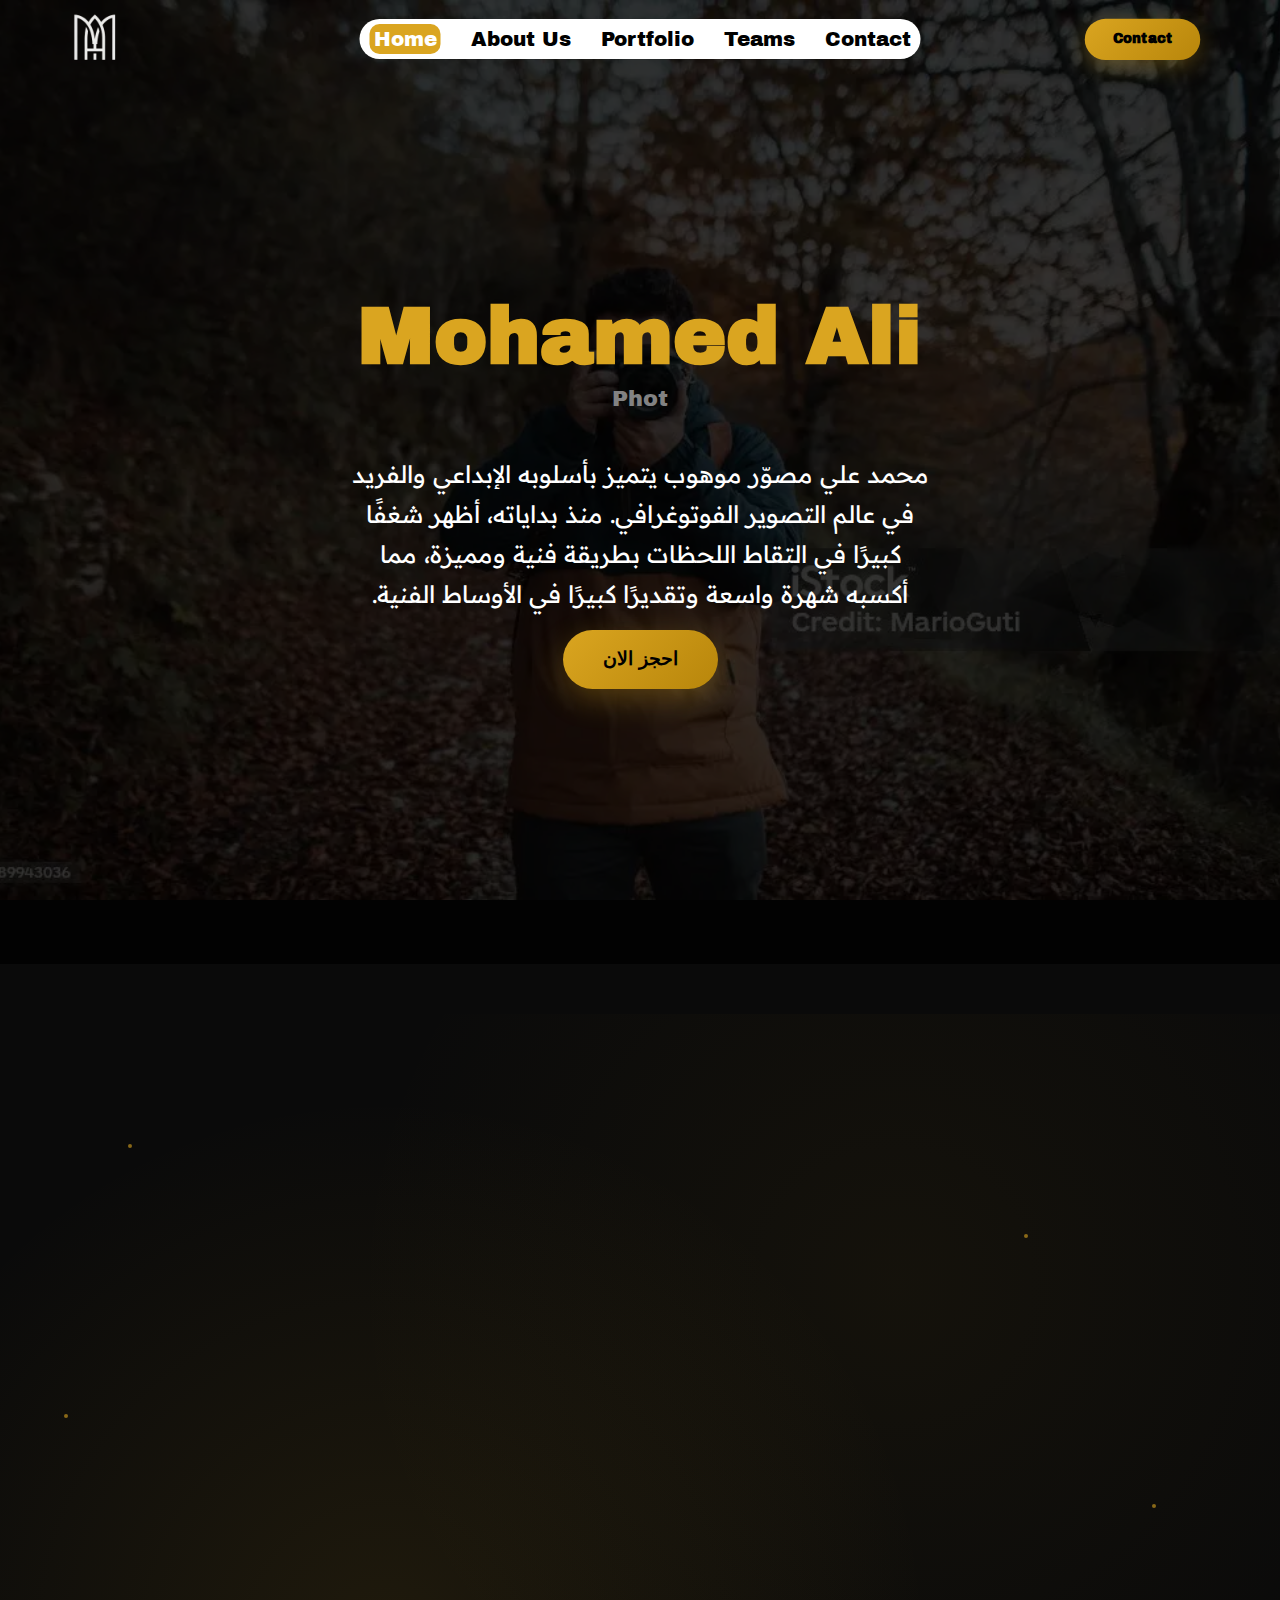
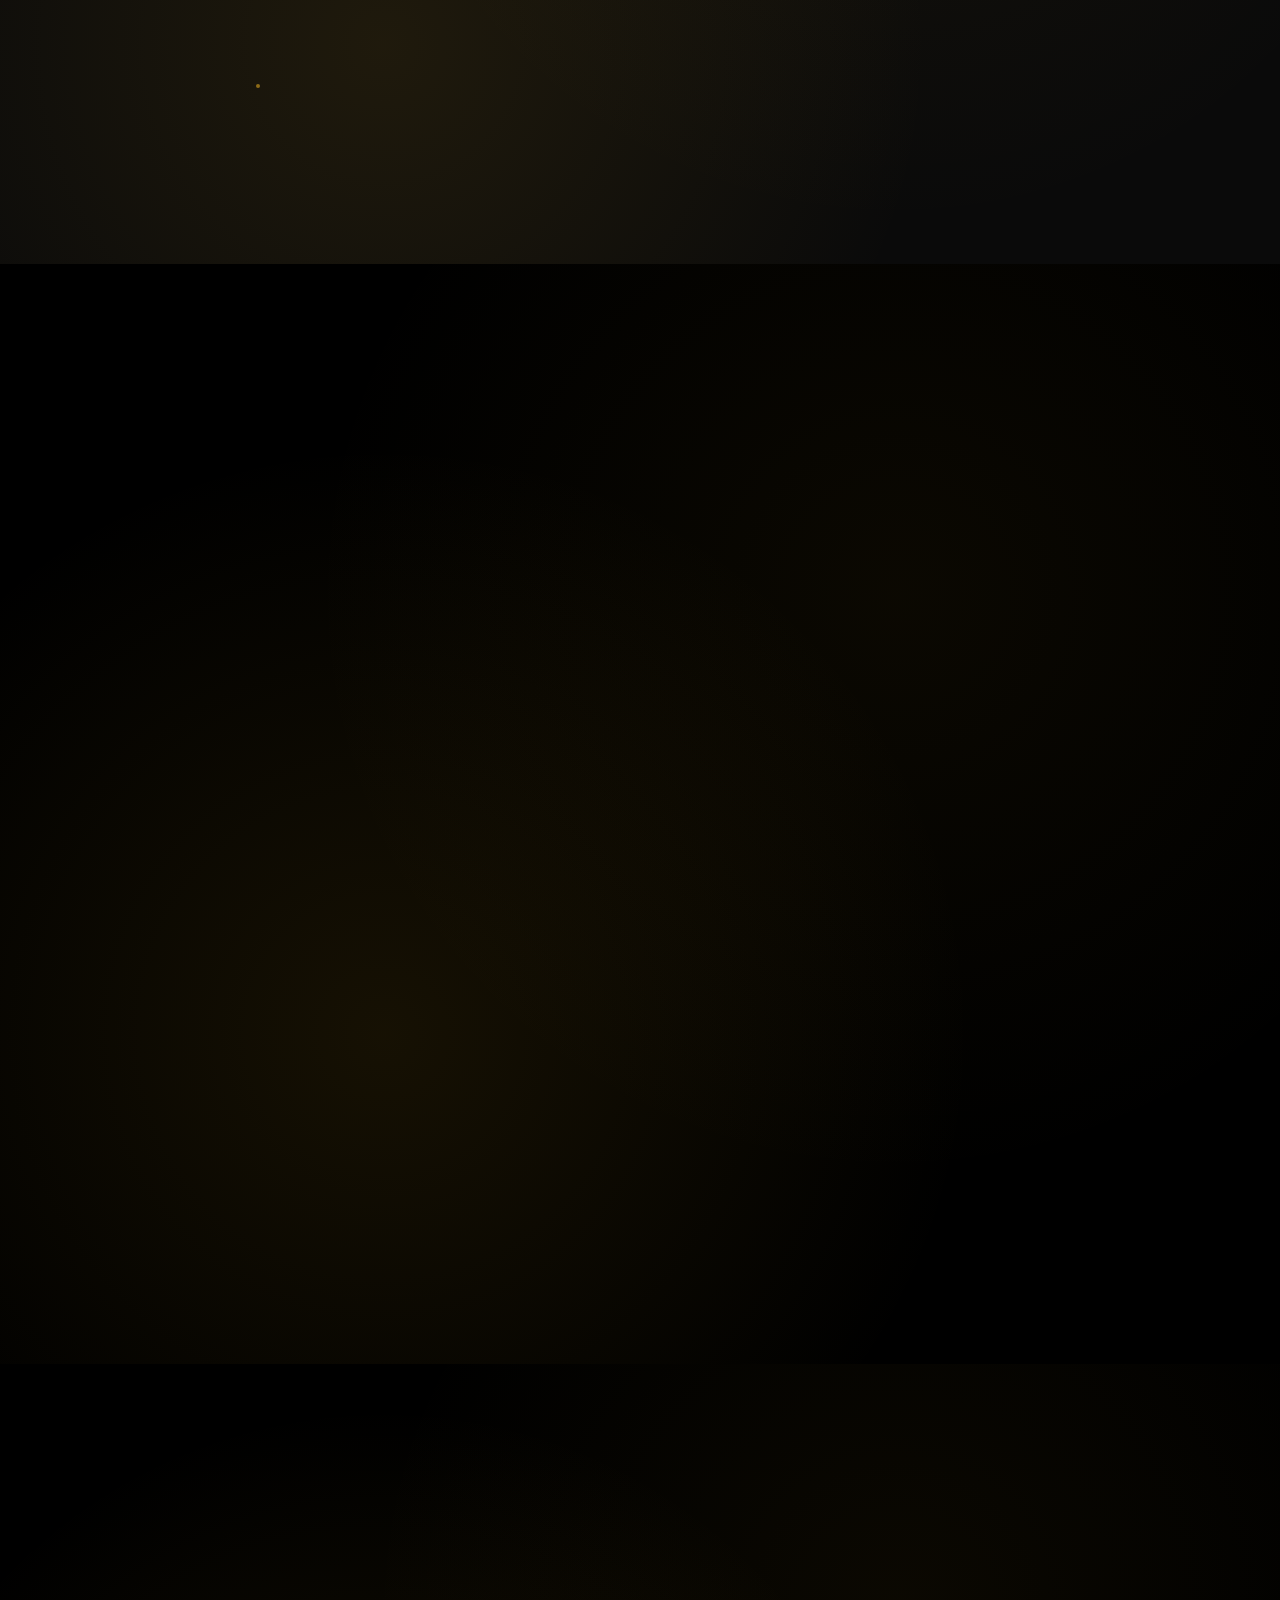
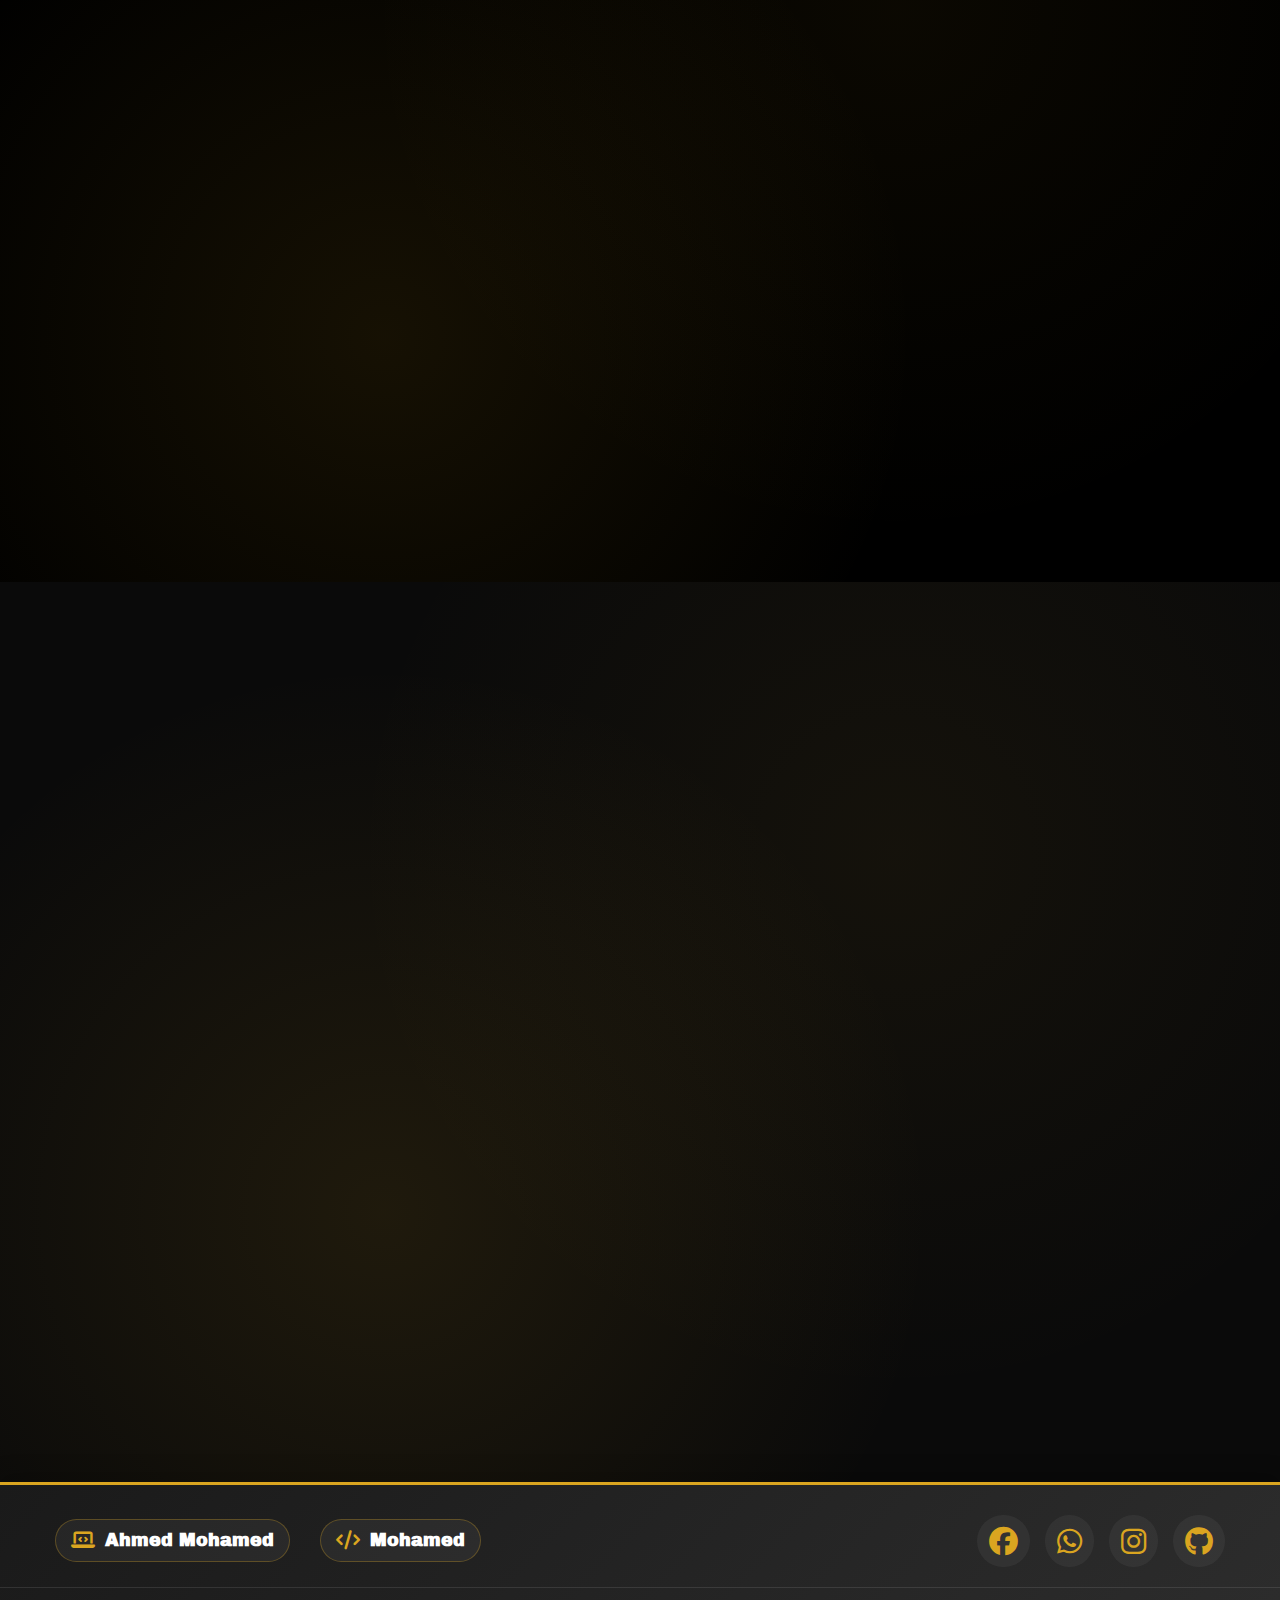
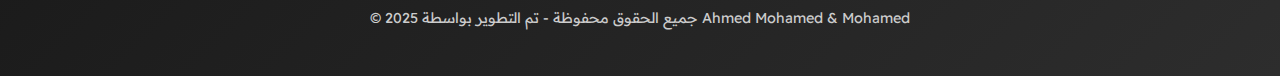
<file: index.html>
<!DOCTYPE html>
<html lang="en">
  <head>
    <meta charset="UTF-8" />
    <meta name="viewport" content="width=device-width, initial-scale=1.0" />
    <meta
      name="description"
      content="موقع محمد علي الفوتوغرافير، تصوير احترافي، فوتوغرافيا إبداعية، جلسات تصوير شخصية، زفاف، منتجات، فيديوهات."
    />
    <meta
      name="keywords"
      content="photographer, فوتوغرافير, مصور, محمد علي, تصوير, فوتوغرافيا, جلسات تصوير, زفاف, فيديو"
    />
    <meta name="author" content="Mohamed Ali" />
    <meta name="robots" content="index, follow" />

    <title>Mohamed Ali | Photographer</title>

    <!-- Logo Tab -->
    <link rel="icon" href="imgs/mainLogo.webp" type="image/x-icon" />

    <!-- Font Awesome -->
    <link rel="stylesheet" href="css/all.min.css" />

    <!-- Google Fonts -->
    <link rel="preconnect" href="https://fonts.googleapis.com" />
    <link rel="preconnect" href="https://fonts.gstatic.com" crossorigin />
    <link
      href="https://fonts.googleapis.com/css2?family=Archivo+Black&family=Readex+Pro&display=swap"
      rel="stylesheet"
    />

    <!-- Bootstrap -->
    <link
      href="cssBookingNow/bootstrap.min.css"
      rel="stylesheet"
    />

    <!-- Style Sheet -->
    <link rel="stylesheet" href="css/bookingNow.css" />
    <link rel="stylesheet" href="css/styles.css" />
  </head>

  <body onload="typePhotos()">
    <header>
      <div class="container">
        <h5>
          <a href="#" class="logo"
            ><img
              src="imgs/mainLogo.webp"
              style="
                width: 100px;
                margin-top: -36px;
                margin-bottom: -40px;
                margin-left: -11px;
              "
              alt="Mohamed Ali Photography Logo"
          /></a>
        </h5>
        <ul class="nav" id="nav">
          <li>
            <a class="nav-links active" onclick="scrollToHome()" href="#"
              >Home</a
            >
          </li>
          <li>
            <a class="nav-links" onclick="scrollToAboutUs()" href="#"
              >About Us</a
            >
          </li>
          <li>
            <a class="nav-links" onclick="scrollToPortfolio()" href="#"
              >Portfolio</a
            >
          </li>
          <li>
            <a class="nav-links" onclick="scrollToTeams()" href="#">Teams</a>
          </li>
          <li>
            <a class="nav-links" onclick="scrollToContact()" href="#"
              >Contact</a
            >
          </li>
        </ul>
        <div style="display: flex; align-items: center; gap: 22px">
          <div class="cta-button" style="scale: 0.7">Contact</div>
          <i
            style="font-size: 35px"
            id="menu-icon"
            class="fa-solid fa-bars menu-icon"
          ></i>
        </div>
      </div>
    </header>

    <main>
      <section class="intro-section" id="Home" style="padding-top: 64px">
        <div
          class="container d-flex justify-content-center align-items-center"
          style="min-height: 100vh"
        >
          <div class="main-content">
            <div>
              <h1>Mohamed Ali</h1>
              <span id="jop">Photographer</span>
            </div>
            <p dir="rtl">
              محمد علي مصوّر موهوب يتميز بأسلوبه الإبداعي والفريد في عالم
              التصوير الفوتوغرافي. منذ بداياته، أظهر شغفًا كبيرًا في التقاط
              اللحظات بطريقة فنية ومميزة، مما أكسبه شهرة واسعة وتقديرًا كبيرًا
              في الأوساط الفنية.
            </p>
            <button class="cta-button" id="bookNewBtn">احجز الان</button>
          </div>
        </div>
      </section>

      <section class="main" id="aboutUs">
        <div class="floating-particles">
          <div class="particle"></div>
          <div class="particle"></div>
          <div class="particle"></div>
          <div class="particle"></div>
          <div class="particle"></div>
        </div>

        <div class="container" style="position: relative; z-index: 2">
          <img
            class="show-animation-y-reverse"
            src="imgs/mohamedaliAboutUs.webp"
            alt="Mohamed Ali Portrait"
            data-aos="zoom-in-right"
            data-aos-duration="1000"
            loading="lazy"
          />

          <div
            class="content show-animation-x-reverse"
            data-aos="fade-left"
            data-aos-delay="200"
            data-aos-duration="1000"
          >
            <h1>Mohamed Ali</h1>
            <span>Photographer</span>
            <p dir="rtl">
              محمد علي ليس مجرد مصوّر، بل هو راوٍ بصري للقصص. بعينه الدقيقة
              واهتمامه بالتفاصيل، وشغفه الكبير بالتعبير الفني، يلتقط محمد
              اللحظات التي تتحدث دون كلمات. أسلوبه الإبداعي والمميز جعله يبرز في
              عالم التصوير الفوتوغرافي. من الصور العفوية إلى المشاهد الساحرة،
              تعكس أعمال محمد مشاعر ومعاني وجمالًا خاصًا. يؤمن أن لكل صورة
              حكاية، ومن خلال عدسته يروي تلك الحكايات بطريقة فنية ملهمة. سواء
              كنت تبحث عن جلسة تصوير احترافية، أو تعاون إبداعي، أو ترغب فقط في
              إلقاء نظرة على رحلته الفنية — فأنت في المكان الصحيح.
            </p>
            <div class="icons" data-aos="fade-up" data-aos-delay="400">
              <a
                href="https://facebook.com/yourprofile"
                target="_blank"
                title="Facebook Profile"
                ><i class="fa-brands fa-facebook"></i
              ></a>
              <a
                href="https://wa.me/yourphonenumber"
                target="_blank"
                title="WhatsApp Chat"
                ><i class="fa-brands fa-whatsapp"></i
              ></a>
              <a
                href="https://instagram.com/yourprofile"
                target="_blank"
                title="Instagram Profile"
                ><i class="fa-brands fa-instagram"></i
              ></a>
            </div>
          </div>
        </div>
      </section>

      <section class="Portfolio-sec" id="portfolio">
        <div class="container">
          <h2 class="Header-section show-animation-y-reverse">Portfolio</h2>

          <div class="buttons">
            <button
              class="active-btn-portfolio btn-type show-animation-y-reverse"
              onclick="typePhotos()"
            >
              <i class="fas fa-camera"></i> Photos
            </button>
            <button class="btn-type show-animation-y" onclick="typeStories()">
              <i class="fas fa-images"></i> Stories
            </button>
            <button
              class="btn-type show-animation-y-reverse"
              onclick="typeVideos()"
            >
              <i class="fas fa-video"></i> Videos
            </button>
          </div>

          <div id="type" class="show-animation-y">
            <div class="card-profile">
              <div id="card-images" class="card-images">
                
                <!-- <div id="counter-photo">#1 of (5) photos</div> -->
              </div>

              <div class="card-buttons">
                <button id="pre">&lt; pre</button>

                <div class="num-imgs">
                  <div class="num-img active-icon"></div>
                  <div class="num-img"></div>
                  <div class="num-img"></div>
                  <div class="num-img"></div>
                  <div class="num-img"></div>
                </div>

                <button id="next">Next &gt;</button>
              </div>
            </div>
          </div>
        </div>
      </section>

      <section class="teams-sec" id="teams">
        <div class="container">
          <h2 class="Header-section show-animation-x">Our Team</h2>

          <div class="team-grid">
            <div class="team-card show-animation-x">
              <div class="team-social">
                <a
                  href="https://www.facebook.com/ELSHAKYphotographer"
                  target="_blank"
                  title="Facebook Profile"
                  ><i class="fab fa-facebook-f"></i
                ></a>
                <a
                  href="https://www.instagram.com/mohamedaliphotography/"
                  target="_blank"
                  title="Instagram Profile"
                  ><i class="fab fa-instagram"></i
                ></a>
                <a
                  href="https://api.whatsapp.com/send?phone=201111627553"
                  target="_blank"
                  title="WhatsApp Chat"
                  ><i class="fab fa-whatsapp"></i
                ></a>
              </div>
              <div class="team-avatar">
                <img
                  src="imgs/photo-team/mohamedali.webp"
                  alt="Mohamed Ali"
                  loading="lazy"
                />
              </div>
              <h3>Mohamed Ali</h3>
              <div class="team-role">Lead Photographer</div>
              <p>
                Experienced photographer with over 10 years in the industry,
                specializing in wedding and portrait photography with a unique
                artistic vision.
              </p>
              <button class="team-btn">Book Session</button>
            </div>

            <div class="team-card show-animation-y-reverse">
              <div class="team-social">
                <a
                  href="https://www.facebook.com/maged.magdy.189099"
                  target="_blank"
                  title="Facebook Profile"
                  ><i class="fab fa-facebook-f"></i
                ></a>
                <a
                  href="https://instagram.com/yourprofile"
                  target="_blank"
                  title="Instagram Profile"
                  ><i class="fab fa-instagram"></i
                ></a>
                <a
                  href="https://wa.me/yourphonenumber"
                  target="_blank"
                  title="WhatsApp Chat"
                  ><i class="fab fa-whatsapp"></i
                ></a>
              </div>
              <div class="team-avatar">
                <img
                  src="imgs/photo-team/magdy.webp"
                  alt="Magdy Maged"
                  loading="lazy"
                />
              </div>
              <h3>Magdy Maged</h3>
              <div class="team-role">Creative Director</div>
              <p>
                Creative professional with expertise in conceptual photography
                and visual storytelling, bringing innovative ideas to every
                project.
              </p>
              <button class="team-btn">Book Session</button>
            </div>

            

            <div class="team-card show-animation-x-reverse">
              <div class="team-social">
                <a
                  href="https://www.facebook.com/profile.php?id=100008267614340"
                  target="_blank"
                  title="Facebook Profile"
                  ><i class="fab fa-facebook-f"></i
                ></a>
                <a
                  href="https://instagram.com/yourprofile"
                  target="_blank"
                  title="Instagram Profile"
                  ><i class="fab fa-instagram"></i
                ></a>
                <a
                  href="https://wa.me/yourphonenumber"
                  target="_blank"
                  title="WhatsApp Chat"
                  ><i class="fab fa-whatsapp"></i
                ></a>
              </div>
              <div class="team-avatar">
                <img
                  src="imgs/photo-team/moataz.webp"
                  alt="Moataz Gamal"
                  loading="lazy"
                />
              </div>
              <h3>Moataz Gamal</h3>
              <div class="team-role">Video Specialist</div>
              <p>
                Video production expert specializing in cinematic storytelling
                and professional video editing for weddings and commercial
                projects.
              </p>
              <button class="team-btn">Book Session</button>
            </div>
          </div>
        </div>
      </section>

      <section class="contact-sec" id="contact">
        <div class="container">
          <div
            class="contact-content show-animation-x"
            data-aos="fade-right"
            data-aos-duration="800"
          >
            <h2>Contact Us</h2>
            <p>
              Get in touch with us for any inquiries, support, or collaboration
              opportunities. We're here to help and would love to hear from you.
            </p>
            <form class="input-form">
              <input
                type="text"
                placeholder="Full Name"
                data-aos="fade-up"
                data-aos-delay="100"
                required
              />
              <input
                type="email"
                placeholder="Email Address"
                data-aos="fade-up"
                data-aos-delay="200"
                required
              />
              <input
                type="text"
                placeholder="Your Message"
                data-aos="fade-up"
                data-aos-delay="300"
                required
              />
              <button type="submit" data-aos="fade-up" data-aos-delay="400">
                Send Message
              </button>
            </form>
          </div>
          <div
            class="info show-animation-x-reverse"
            data-aos="fade-left"
            data-aos-delay="200"
            data-aos-duration="800"
          >
            <h3>Contact Info</h3>
            <div class="info-email">
              <i class="fa-solid fa-envelope"></i>
              <h4>mohamedali@gmail.com</h4>
            </div>
            <div class="info-phone">
              <i class="fa-solid fa-phone"></i>
              <h4>+20 1013 68 1500</h4>
            </div>
            <div class="info-address">
              <i class="fa-solid fa-location-dot"></i>
              <h4>Cairo, Egypt<br />Downtown Area</h4>
            </div>
            <div class="info-date">
              <i class="fa-solid fa-clock"></i>
              <h4>Available<br />09:00 - 21:00</h4>
            </div>
          </div>
        </div>
      </section>

    </main>

    <footer class="footer-sec">
      <div class="container">
        <div class="created">
          <div class="developer-info ahmed">
            <i class="fa-solid fa-laptop-code"></i>
            <a
              style="text-decoration: none"
              href="https://www.facebook.com/ahmed.mohamed.842606"
              target="_blank"
              ><h5>Ahmed Mohamed</h5></a
            >
          </div>
          <div class="developer-info mohamed">
            <i class="fa-solid fa-code"></i>
            <h5>Mohamed</h5>
          </div>
        </div>

        <div class="social">
          <a
            href="https://facebook.com/yourprofile"
            target="_blank"
            title="Facebook Profile"
            ><i class="fa-brands fa-facebook"></i
          ></a>
          <a
            href="https://wa.me/yourphonenumber"
            target="_blank"
            title="WhatsApp Chat"
            ><i class="fa-brands fa-whatsapp"></i
          ></a>
          <a
            href="https://instagram.com/yourprofile"
            target="_blank"
            title="Instagram Profile"
            ><i class="fa-brands fa-instagram"></i
          ></a>
          <a
            href="https://github.com/yourprofile"
            target="_blank"
            title="GitHub Profile"
            ><i class="fa-brands fa-github"></i
          ></a>
        </div>
      </div>

      <div class="copyright">
        <p>
          &copy; 2025 جميع الحقوق محفوظة - تم التطوير بواسطة Ahmed Mohamed &
          Mohamed
        </p>
      </div>
    </footer>
    
    <script src="js/Home/main.js"></script>
  </body>
</html>
</file>
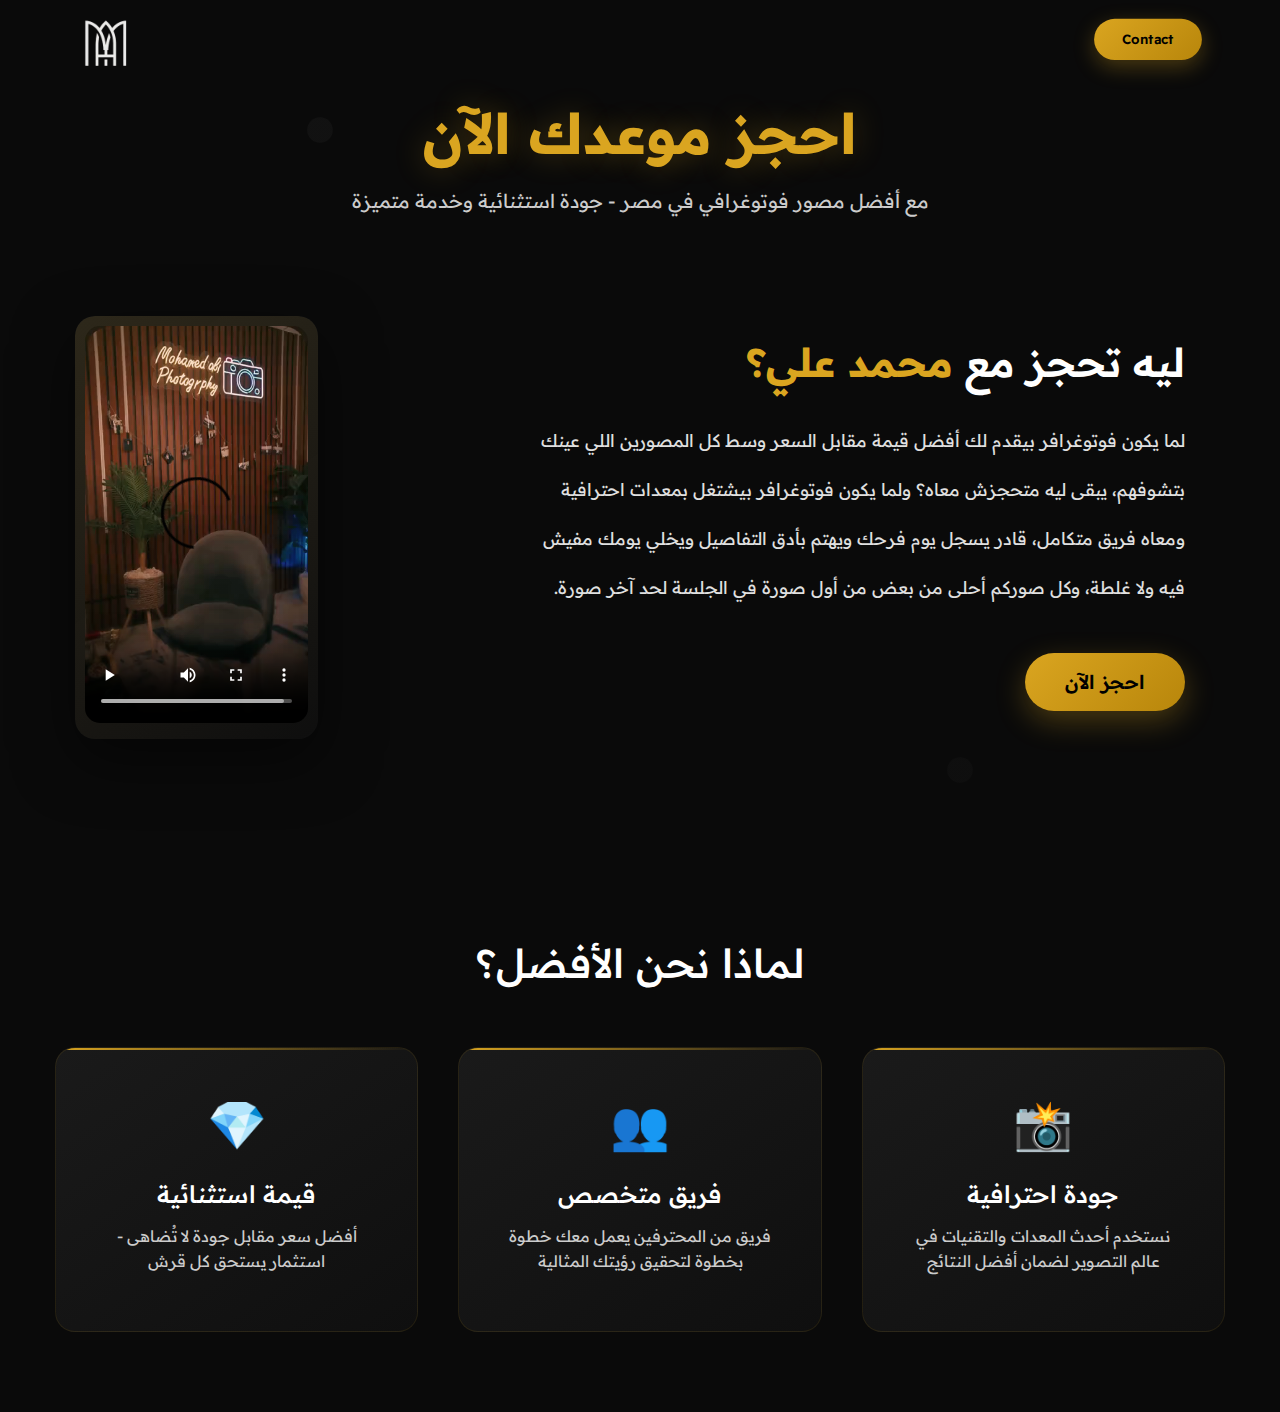
<file: booking.html>
<!DOCTYPE html>
<html lang="ar" dir="rtl">
  <head>
    <meta charset="UTF-8" />
    <meta name="viewport" content="width=device-width, initial-scale=1.0" />
    <meta name="description" content="احجز موعدك الآن مع محمد علي للتصوير الفوتوغرافي - أفضل مصور في مصر بجودة استثنائية وخدمة متميزة." />
    <meta name="keywords" content="حجز موعد, مصور فوتوغرافي, محمد علي, تصوير احترافي, جلسات تصوير, زفاف, مصر, أسعار تنافسية, جودة عالية" />
    <meta name="author" content="Mohamed Ali" />
    <meta name="robots" content="index, follow" />

    <title>حجز موعد - محمد علي للتصوير</title>

    <link rel="icon" href="images/favicon.ico" type="image/x-icon" />

    <link rel="preconnect" href="https://fonts.googleapis.com" />
    <link rel="preconnect" href="https://fonts.gstatic.com" crossorigin />
    <link
      href="https://fonts.googleapis.com/css2?family=Archivo+Black&family=Readex+Pro:wght@300;400;500;600;700&display=swap"
      rel="stylesheet"
    />

    <link
      href="https://cdnjs.cloudflare.com/ajax/libs/bootstrap/5.3.0/css/bootstrap.min.css"
      rel="stylesheet"
    />

    <link rel="stylesheet" href="css/styles.css" /> <link rel="stylesheet" href="css/bookingNow.css" /> </head>

  <body onload="typePhotos()">
    <header class="header" dir="ltr">
      <div class="container">
        <div class="logo-wrapper">
          <a href="#" class="logo" id="logo"
            ><img
              src="imgs/mainLogo.webp"
              style="width: 100px; margin-top: -36px; margin-bottom: -40px"
              alt="شعار محمد علي للتصوير"
          /></a>
        </div>
        <div class="cta-button" style="scale: 0.7">Contact</div>
      </div>
    </header>

    <section class="main-section">
      <div class="container">
        <div class="section-title">
          <h1>احجز موعدك الآن</h1>
          <p>مع أفضل مصور فوتوغرافي في مصر - جودة استثنائية وخدمة متميزة</p>
        </div>

        <div class="content-grid">
          <div class="content-text">
            <h2>ليه تحجز مع <span>محمد علي؟</span></h2>
            <p>
              لما يكون فوتوغرافر بيقدم لك أفضل قيمة مقابل السعر وسط كل المصورين
              اللي عينك بتشوفهم، يبقى ليه متحجزش معاه؟ ولما يكون فوتوغرافر
              بيشتغل بمعدات احترافية ومعاه فريق متكامل، قادر يسجل يوم فرحك ويهتم
              بأدق التفاصيل ويخلي يومك مفيش فيه ولا غلطة، وكل صوركم أحلى من بعض
              من أول صورة في الجلسة لحد آخر صورة.
            </p>
            <a href="#" class="cta-button" id="bookBtn">احجز الآن</a>
          </div>

          <div class="video-container floating">
            <div class="video-wrapper">
              <video controls preload="metadata"> <source
                  src="video/vBookingNow.mp4"
                  type="video/mp4"
                />
                متصفحك لا يدعم تشغيل الفيديو.
              </video>
            </div>
          </div>
        </div>

        <div class="features-section">
          <div class="section-title">
            <h2 style="color: #ffffff; font-size: 2.5rem">لماذا نحن الأفضل؟</h2>
          </div>

          <div class="features-grid">
            <div class="feature-card">
              <div class="feature-icon">📸</div>
              <h3>جودة احترافية</h3>
              <p>
                نستخدم أحدث المعدات والتقنيات في عالم التصوير لضمان أفضل النتائج
              </p>
            </div>

            <div class="feature-card">
              <div class="feature-icon">👥</div>
              <h3>فريق متخصص</h3>
              <p>فريق من المحترفين يعمل معك خطوة بخطوة لتحقيق رؤيتك المثالية</p>
            </div>

            <div class="feature-card">
              <div class="feature-icon">💎</div>
              <h3>قيمة استثنائية</h3>
              <p>أفضل سعر مقابل جودة لا تُضاهى - استثمار يستحق كل قرش</p>
            </div>
          </div>
        </div>
      </div>
    </section>

    <script
      src="https://cdnjs.cloudflare.com/ajax/libs/bootstrap/5.3.0/js/bootstrap.bundle.min.js"
      defer
    ></script>
    <script src="js/Home/bookingnow.js" defer></script>
    <script src="js/Home/packages.js" defer></script>
  </body>
</html>
</file>
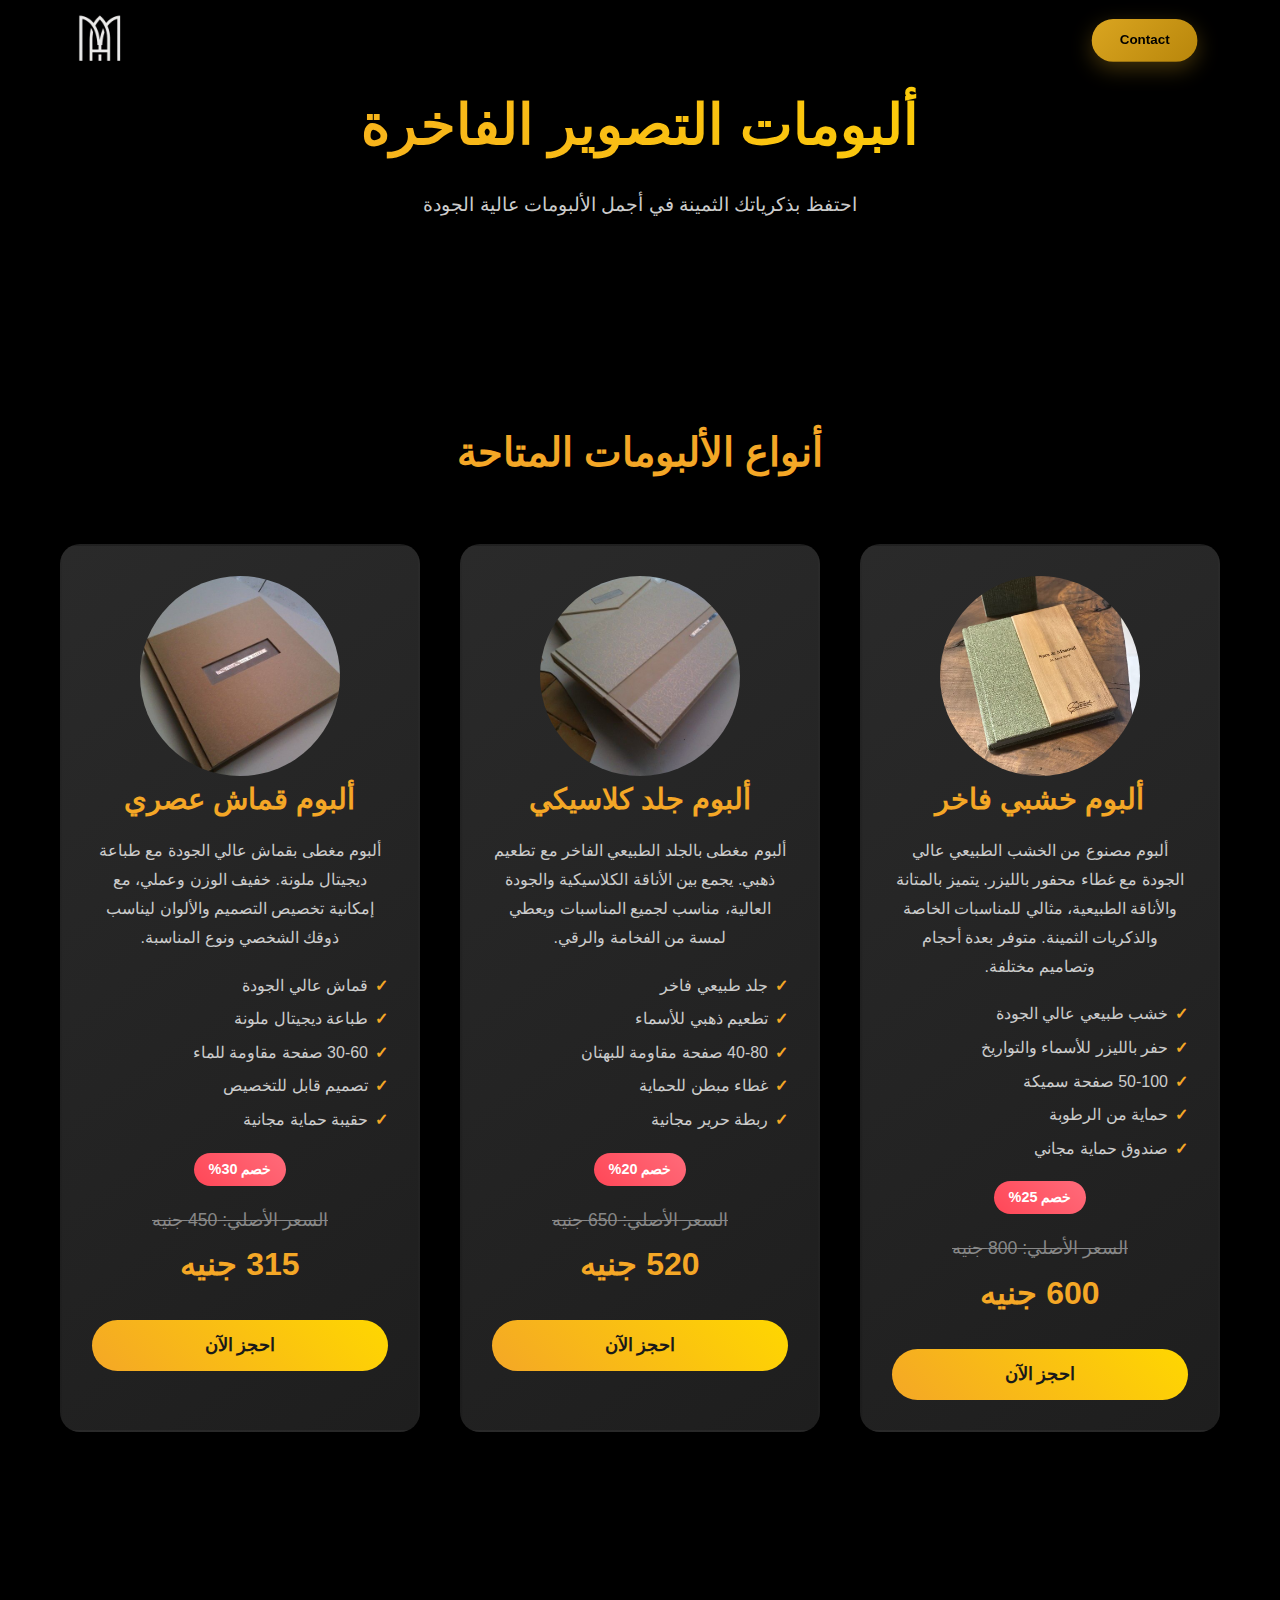
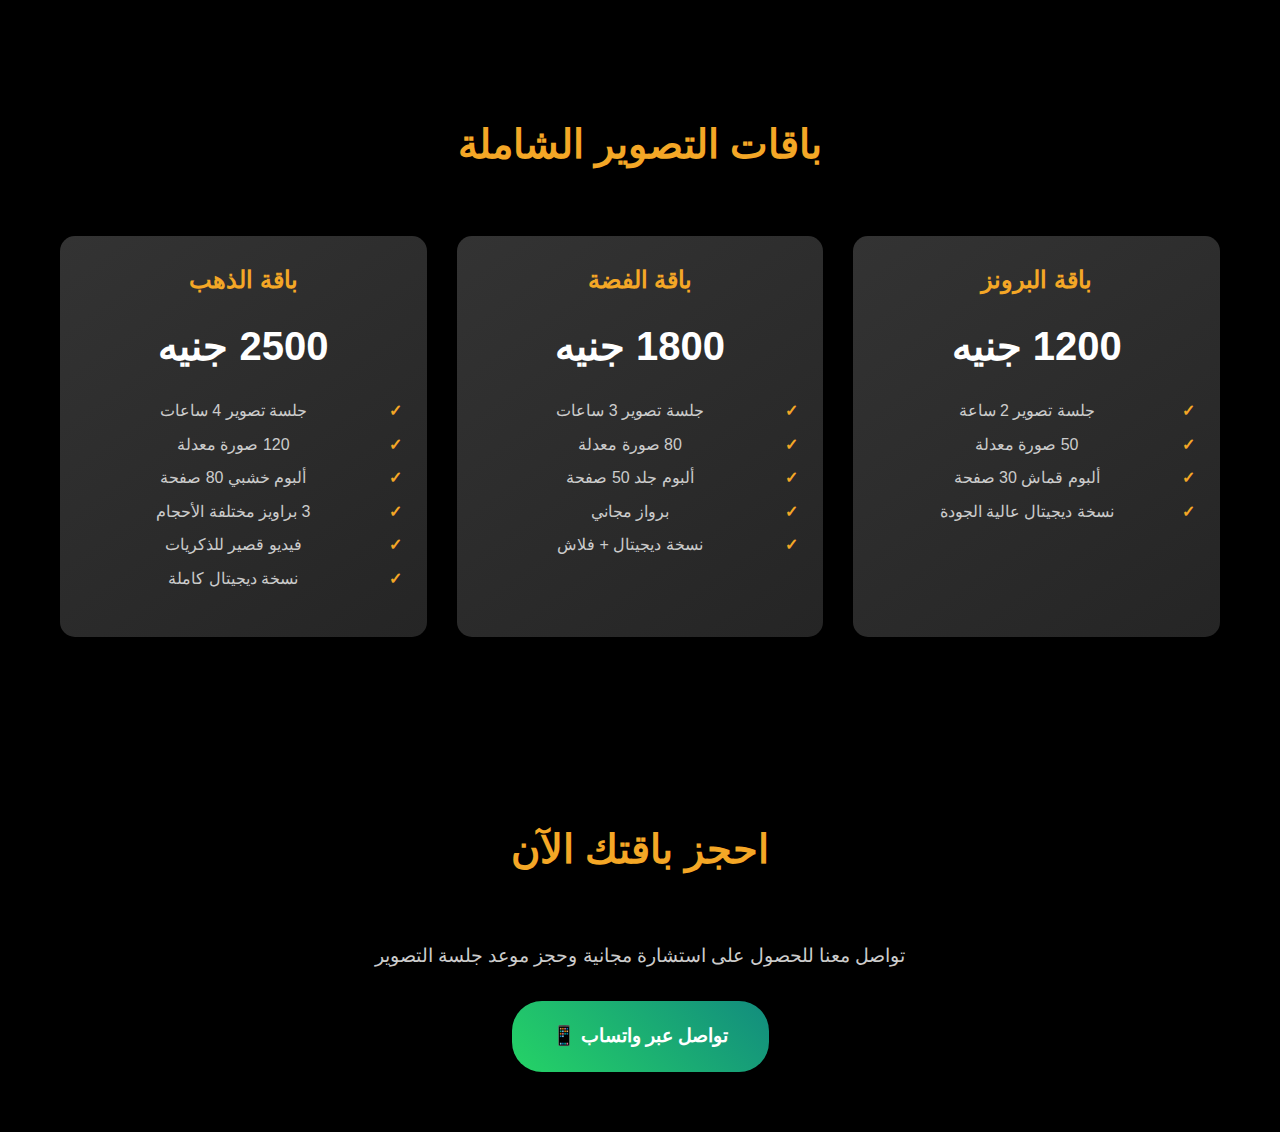
<file: packages.html>
<!DOCTYPE html>
<html lang="ar" dir="rtl">
  <head>
    <meta charset="UTF-8" />
    <meta name="viewport" content="width=device-width, initial-scale=1.0" />
    <title>الألبومات وباقات التصوير - محمد علي</title>

    <link rel="stylesheet" href="css/styles.css" />
    <link rel="stylesheet" href="css/packages.css" />
  </head>
  <body>
    <header dir="ltr">
      <div class="container">
        <h5>
          <a href="#" class="logo" id="logo"
            ><img
              src="imgs/mainLogo.webp"
              style="
                width: 100px;
                margin-top: -36px;
                margin-bottom: -40px;
                margin-left: -11px;
              "
              alt="logo"
          /></a>
        </h5>
        <div style="display: flex; align-items: center; gap: 22px">
          <div class="cta-button" style="scale: 0.7">Contact</div>
          <i
            style="font-size: 35px"
            id="menu-icon"
            class="fa-solid fa-bars menu-icon"
          ></i>
        </div>
      </div>
    </header>

    <section class="hero">
      <div class="container">
        <h1>ألبومات التصوير الفاخرة</h1>
        <p>احتفظ بذكرياتك الثمينة في أجمل الألبومات عالية الجودة</p>
      </div>
    </section>

    <section class="albums-section">
      <div class="container">
        <h2 class="section-title">أنواع الألبومات المتاحة</h2>

        <div class="albums-grid">
          <!-- البوم خشب -->
          <div class="album-card">
            <!-- <div class="album-icon">🌳</div> -->
            <div class="type-package">
              <img src="imgs/packages/تنزيل.jpg" alt="" />
            </div>
            <h3 class="album-title">ألبوم خشبي فاخر</h3>
            <p class="album-description">
              ألبوم مصنوع من الخشب الطبيعي عالي الجودة مع غطاء محفور بالليزر.
              يتميز بالمتانة والأناقة الطبيعية، مثالي للمناسبات الخاصة والذكريات
              الثمينة. متوفر بعدة أحجام وتصاميم مختلفة.
            </p>
            <ul class="features-list">
              <li>خشب طبيعي عالي الجودة</li>
              <li>حفر بالليزر للأسماء والتواريخ</li>
              <li>50-100 صفحة سميكة</li>
              <li>حماية من الرطوبة</li>
              <li>صندوق حماية مجاني</li>
            </ul>
            <div class="price-section">
              <div class="discount-badge">خصم 25%</div>
              <div class="original-price">السعر الأصلي: 800 جنيه</div>
              <div class="discounted-price">600 جنيه</div>
              <button class="book-btn">احجز الآن</button>
            </div>
          </div>

          <!-- البوم جلد -->
          <div class="album-card">
            <!-- <div class="album-icon">📚</div> -->
            <div class="type-package">
              <img src="imgs/packages/Wht wlpp.jpg" alt="" />
            </div>
            <h3 class="album-title">ألبوم جلد كلاسيكي</h3>
            <p class="album-description">
              ألبوم مغطى بالجلد الطبيعي الفاخر مع تطعيم ذهبي. يجمع بين الأناقة
              الكلاسيكية والجودة العالية، مناسب لجميع المناسبات ويعطي لمسة من
              الفخامة والرقي.
            </p>
            <ul class="features-list">
              <li>جلد طبيعي فاخر</li>
              <li>تطعيم ذهبي للأسماء</li>
              <li>40-80 صفحة مقاومة للبهتان</li>
              <li>غطاء مبطن للحماية</li>
              <li>ربطة حرير مجانية</li>
            </ul>
            <div class="price-section">
              <div class="discount-badge">خصم 20%</div>
              <div class="original-price">السعر الأصلي: 650 جنيه</div>
              <div class="discounted-price">520 جنيه</div>
              <button class="book-btn">احجز الآن</button>
            </div>
          </div>

          <!-- البوم قماش -->
          <div class="album-card">
            <!-- <div class="album-icon">🎨</div> -->
            <div class="type-package">
              <img src="imgs/packages/Gld.jpg" alt="" />
            </div>
            <h3 class="album-title">ألبوم قماش عصري</h3>
            <p class="album-description">
              ألبوم مغطى بقماش عالي الجودة مع طباعة ديجيتال ملونة. خفيف الوزن
              وعملي، مع إمكانية تخصيص التصميم والألوان ليناسب ذوقك الشخصي ونوع
              المناسبة.
            </p>
            <ul class="features-list">
              <li>قماش عالي الجودة</li>
              <li>طباعة ديجيتال ملونة</li>
              <li>30-60 صفحة مقاومة للماء</li>
              <li>تصميم قابل للتخصيص</li>
              <li>حقيبة حماية مجانية</li>
            </ul>
            <div class="price-section">
              <div class="discount-badge">خصم 30%</div>
              <div class="original-price">السعر الأصلي: 450 جنيه</div>
              <div class="discounted-price">315 جنيه</div>
              <button class="book-btn">احجز الآن</button>
            </div>
          </div>
        </div>
      </div>
    </section>

    <section class="packages-section">
      <div class="container">
        <h2 class="section-title">باقات التصوير الشاملة</h2>

        <div class="packages-grid">
          <div class="package-card">
            <h3 class="package-title">باقة البرونز</h3>
            <div class="package-price">1200 جنيه</div>
            <ul class="features-list">
              <li>جلسة تصوير 2 ساعة</li>
              <li>50 صورة معدلة</li>
              <li>ألبوم قماش 30 صفحة</li>
              <li>نسخة ديجيتال عالية الجودة</li>
            </ul>
          </div>

          <div class="package-card">
            <h3 class="package-title">باقة الفضة</h3>
            <div class="package-price">1800 جنيه</div>
            <ul class="features-list">
              <li>جلسة تصوير 3 ساعات</li>
              <li>80 صورة معدلة</li>
              <li>ألبوم جلد 50 صفحة</li>
              <li>برواز مجاني</li>
              <li>نسخة ديجيتال + فلاش</li>
            </ul>
          </div>

          <div class="package-card">
            <h3 class="package-title">باقة الذهب</h3>
            <div class="package-price">2500 جنيه</div>
            <ul class="features-list">
              <li>جلسة تصوير 4 ساعات</li>
              <li>120 صورة معدلة</li>
              <li>ألبوم خشبي 80 صفحة</li>
              <li>3 براويز مختلفة الأحجام</li>
              <li>فيديو قصير للذكريات</li>
              <li>نسخة ديجيتال كاملة</li>
            </ul>
          </div>
        </div>
      </div>
    </section>

    <section class="contact-section">
      <div class="container">
        <h2 class="section-title">احجز باقتك الآن</h2>
        <p style="font-size: 1.2rem; color: #cccccc; margin-bottom: 30px">
          تواصل معنا للحصول على استشارة مجانية وحجز موعد جلسة التصوير
        </p>
        <a
          href="https://api.whatsapp.com/send?phone=201111627553&text&context=AffiQE6n-_fm2breb7Ia82WWMHu3elJqT7hIdlfpE3SlMZ9maOH-SbNnP5wjsWe-W0TL536WYv-awfd1prXgKdCMzFioLFmXJOtAqzy8Iz3Wqnyjf83Jc0Jk5PdBje95Yc0DOQQU8af3qkLr0w8FvQ9EGA&source&app=facebook"
          class="contact-btn"
        >
          تواصل عبر واتساب 📱
        </a>
      </div>
    </section>

    <!-- <script>
      // إضافة تأثيرات تفاعلية
      document.querySelectorAll(".album-card").forEach((card) => {
        card.addEventListener("mouseenter", function () {
          this.style.transform = "translateY(-15px) rotateY(5deg)";
        });

        card.addEventListener("mouseleave", function () {
          this.style.transform = "translateY(0) rotateY(0)";
        });
      });

      // تأثير للأزرار
      document.querySelectorAll(".book-btn").forEach((btn) => {
        btn.addEventListener("click", function () {
          // يمكن إضافة وظيفة الحجز هنا
          alert("سيتم توجيهك لصفحة الحجز قريباً!");
        });
      });

      // تأثير التمرير للعناصر
      window.addEventListener("scroll", function () {
        const scrolled = window.pageYOffset;
        const hero = document.querySelector(".hero");
        hero.style.transform = `translateY(${scrolled * 0.5}px)`;
      });
    </script> -->
  </body>

  <script src="js/Home/bookingnow.js"></script>
</html>
</file>
<file: css/bookingNow.css>
/* Custom Properties (CSS Variables) */
:root {
  --main-bg-color: #0a0a0a;
  --light-text-color: #ffffff;
  --dark-text-color: #000000;
  --secondary-text-color: #cccccc;
  --tertiary-text-color: #e0e0e0;

  --primary-brand-color: #daa520; /* Goldenrod */
  --secondary-brand-color: #b8860b; /* Darker Goldenrod */

  --gradient-bg-start: rgba(10, 10, 10, 0.8);
  --gradient-bg-end: rgba(10, 10, 10, 0.9);

  --shadow-color-light: rgba(218, 165, 32, 0.1);
  --shadow-color-medium: rgba(218, 165, 32, 0.3);
  --shadow-color-strong: rgba(218, 165, 32, 0.4);

  --dark-card-gradient-start: #1a1a1a;
  --dark-card-gradient-end: #0f0f0f;

  --video-shadow: rgba(0, 0, 0, 0.5);
}

* {
  margin: 0;
  padding: 0;
  box-sizing: border-box;
}

body {
  font-family: "Readex Pro", sans-serif;
  background: var(--main-bg-color);
  color: var(--light-text-color);
  overflow-x: hidden;
}

.container {
  max-width: 1200px; /* Assuming this is the max-width you want */
  margin: 0 auto;
  padding: 0 15px; /* Added padding for smaller screens */
}



/* Main Section */
.main-section {
  min-height: calc(100vh - 65px);
  background: linear-gradient(var(--gradient-bg-start), var(--gradient-bg-end)),
    url('data:image/svg+xml,<svg xmlns="http://www.w3.org/2000/svg" viewBox="0 0 100 100"><defs><pattern id="grain" width="100" height="100" patternUnits="userSpaceOnUse"><circle cx="25" cy="25" r="1" fill="%23333"/><circle cx="75" cy="75" r="1" fill="%23333"/><circle cx="50" cy="10" r="0.5" fill="%23444"/></pattern></defs><rect width="100" height="100" fill="url(%23grain)"/></svg>');
  background-position: center; /* Added for consistency */
  background-size: cover; /* Added for consistency */
  background-attachment: fixed; /* Added for consistency */
  padding-top: 100px;
  position: relative;
}

.section-title {
  text-align: center;
  margin-bottom: 60px;
}

.section-title h1 {
  font-size: 3.5rem;
  font-weight: 700;
  color: var(--primary-brand-color);
  margin-bottom: 20px;
  text-shadow: 0 0 30px var(--shadow-color-medium);
}

.section-title p {
  font-size: 1.2rem;
  color: var(--secondary-text-color);
  max-width: 600px;
  margin: 0 auto;
}

/* Content Grid */
.content-grid {
  display: grid;
  grid-template-columns: repeat(3, 1fr);
  grid-template-areas: "content-text content-text video-container";
  gap: 160px;
  align-items: center;
  margin-top: 80px;
}

.content-text {
  padding: 40px;
  grid-area: content-text;
}

.content-text h2 {
  font-size: 2.5rem;
  font-weight: 600;
  margin-bottom: 30px;
  color: var(--light-text-color);
}

.content-text h2 span {
  color: var(--primary-brand-color);
  font-weight: 700;
}

.content-text p {
  font-size: 1.1rem;
  line-height: 2.8;
  color: var(--tertiary-text-color);
  margin-bottom: 40px;
}

/* CTA Button for booking (reusing cta-button class) */
.cta-button {
  background: linear-gradient(135deg, var(--primary-brand-color), var(--secondary-brand-color));
  color: var(--dark-text-color);
  padding: 15px 40px;
  border: none;
  border-radius: 50px;
  font-size: 1.2rem;
  font-weight: 600;
  text-decoration: none;
  display: inline-block;
  transition: all 0.3s ease;
  box-shadow: 0 10px 30px var(--shadow-color-medium);
  position: relative;
  overflow: hidden;
}

.cta-button:hover {
  transform: translateY(-3px);
  box-shadow: 0 15px 40px var(--shadow-color-strong);
  color: var(--dark-text-color);
}

.cta-button::before {
  content: "";
  position: absolute;
  top: 0;
  left: -100%;
  width: 100%;
  height: 100%;
  background: linear-gradient(
    90deg,
    transparent,
    rgba(255, 255, 255, 0.2),
    transparent
  );
  transition: 0.5s;
}

.cta-button:hover::before {
  left: 100%;
}

/* Video Section */
.video-container {
  position: relative;
  padding: 20px;
  max-width: 400px;
  grid-area: video-container;
  margin: 0 auto;
}

.video-wrapper {
  position: relative;
  border-radius: 20px;
  overflow: hidden;
  box-shadow: 0 20px 60px var(--video-shadow);
  background: linear-gradient(145deg, var(--dark-card-gradient-start), var(--dark-card-gradient-end));
  padding: 10px;
}

.video-wrapper::before {
  content: "";
  position: absolute;
  top: 0;
  left: 0;
  right: 0;
  bottom: 0;
  background: linear-gradient(145deg, var(--shadow-color-light), transparent);
  border-radius: 20px;
  pointer-events: none;
}

video {
  width: 100%;
  height: auto; /* Ensure video height adjusts naturally */
  border-radius: 15px;
  transition: all 0.3s ease;
}

.video-wrapper:hover {
  transform: scale(1.02);
  box-shadow: 0 25px 80px var(--shadow-color-light);
}

/* Features Grid */
.features-section {
  margin-top: 100px;
  padding: 80px 0;
}

.features-grid {
  display: grid;
  grid-template-columns: repeat(auto-fit, minmax(300px, 1fr));
  gap: 40px;
  margin-top: 60px;
}

.feature-card {
  background: linear-gradient(145deg, var(--dark-card-gradient-start), var(--dark-card-gradient-end));
  padding: 40px;
  border-radius: 20px;
  text-align: center;
  transition: all 0.3s ease;
  border: 1px solid var(--shadow-color-light);
  position: relative;
  overflow: hidden;
}

.feature-card::before {
  content: "";
  position: absolute;
  top: 0;
  left: 0;
  width: 100%;
  height: 2px;
  background: linear-gradient(90deg, var(--primary-brand-color), transparent);
  transition: 0.3s ease;
}

.feature-card:hover {
  transform: translateY(-10px);
  box-shadow: 0 20px 40px var(--shadow-color-light);
  border-color: var(--shadow-color-medium);
}

.feature-card:hover::before {
  height: 100%;
  background: linear-gradient(180deg, var(--shadow-color-light), transparent);
}

.feature-icon {
  font-size: 3rem;
  color: var(--primary-brand-color);
  margin-bottom: 20px;
}

.feature-card h3 {
  font-size: 1.5rem;
  margin-bottom: 15px;
  color: var(--light-text-color);
}

.feature-card p {
  color: var(--secondary-text-color);
  line-height: 1.6;
}

/* Responsive Design */
@media (max-width: 992px) {
  .content-grid {
    grid-template-columns: 1fr;
    grid-template-areas:
      "video-container"
      "content-text";
    text-align: center;
    gap: 40px;
  }

  .video-container { /* Corrected class name */
    margin: 0 auto;
  }

  .section-title h1 {
    font-size: 2.5rem;
  }

  .content-text h2 {
    font-size: 2rem;
  }
}

@media (max-width: 768px) {
  /* .nav-links { display: none; } -- This is commented out in your original HTML, so it doesn't apply here directly */

  .content-text {
    padding: 20px;
    text-align: center;
  }

  .section-title h1 {
    font-size: 2rem;
  }

  .features-grid {
    grid-template-columns: 1fr;
  }
}
</file>
<file: css/styles.css>
/* Custom Properties (CSS Variables) */
:root {
  --primary-color: #daa520; /* Goldenrod */
  --secondary-color: #b8860b; /* Darker Goldenrod */
  --dark-background: #000;
  --light-text: #fff;
  --gray-text: #ccc;
  --dark-gray-text: #828282; /* From intro-section span */
  --extra-light-gray-text: #e0e0e0; /* From contact-sec p and h4 */
  --semi-transparent-dark: rgba(15, 15, 15, 0.9); /* From contact-sec info background */
  --semi-transparent-white-10: rgba(255, 255, 255, 0.1); /* General light transparent */
  --semi-transparent-white-05: rgba(255, 255, 255, 0.05); /* Lighter transparent */
  --semi-transparent-white-15: rgba(255, 255, 255, 0.15); /* Slightly more opaque transparent */
  --goldenrod-transparent-light: rgba(218, 165, 32, 0.1);
  --goldenrod-transparent-medium: rgba(218, 165, 32, 0.2);
  --goldenrod-transparent-strong: rgba(218, 165, 32, 0.3);
  --goldenrod-shadow-medium: rgba(218, 165, 32, 0.4);
  --goldenrod-shadow-strong: rgba(218, 165, 32, 0.6);
  --dark-gradient-start: #1a1a1a; /* From team-card background */
  --dark-gradient-end: #2a2a2a; /* From team-card background */
  --footer-gradient-start: #1a1a1a;
  --footer-gradient-end: #2d2d2d;
  --black-shadow-medium: rgba(0, 0, 0, 0.5); /* From text-shadows */
  --black-shadow-light: rgba(0, 0, 0, 0.3);
}

* {
  margin: 0;
  padding: 0;
  box-sizing: border-box;
  text-decoration: none;
  list-style: none;
}

body {
  font-family: "Archivo Black", sans-serif;
  color: var(--light-text); /* Default text color for body */
}

p {
  font-family: "Readex Pro", sans-serif;
}

html {
  scroll-behavior: smooth;
}

/* Global Rules */
.container {
  max-width: 1200px;
  margin: 0 auto;
  padding: 0 15px; /* Added padding to containers for small screens */
}

.Header-section {
  font-size: 4em;
  text-align: center;
  font-weight: 600;
  padding: 50px;
  color: var(--light-text);
}

@media (max-width: 664px) {
  .Header-section {
    font-size: 3em;
  }
}

/* Animation Section to view */
.show-animation-x {
  opacity: 0;
  transform: translateX(-200px);
  transition: 1.5s ease;
}

.show-animation-x-reverse {
  opacity: 0;
  transform: translateX(200px);
  transition: 1.5s ease;
}

.show-animation-y {
  opacity: 0;
  transform: translateY(200px);
  transition: 1.5s ease;
}

.show-animation-y-reverse {
  opacity: 0;
  transform: translateY(-200px);
  transition: 1.5s ease;
}

.start-animaion {
  opacity: 1;
  transform: translateX(0);
  transform: translateY(0);
}

/* Transition Scroll */
.in-x {
  position: relative;
  animation: inX linear;
  animation-timeline: view();
  animation-range: entry 0% cover 40%;
}

@keyframes inX {
  from {
    opacity: 0;
    transform: translateX(-100px);
  }
  to {
    opacity: 1;
    transform: translateX(0);
  }
}

/* Button */
.cta-button {
  background: linear-gradient(135deg, var(--primary-color), var(--secondary-color));
  color: var(--dark-background);
  padding: 15px 40px;
  border: none;
  border-radius: 50px;
  font-size: 1.2rem;
  font-weight: 600;
  text-decoration: none;
  display: inline-block;
  transition: all 0.3s ease;
  box-shadow: 0 10px 30px var(--goldenrod-transparent-strong);
  position: relative;
  overflow: hidden;
  animation: cta-button 0.6s ease;
}

.cta-button:hover {
  transform: translateY(-3px);
  box-shadow: 0 15px 40px var(--goldenrod-shadow-medium);
  color: var(--dark-background);
}

.cta-button::before {
  content: "";
  position: absolute;
  top: 0;
  left: -100%;
  width: 100%;
  height: 100%;
  background: linear-gradient(
    90deg,
    transparent,
    rgba(255, 255, 255, 0.2), /* Kept as original to avoid adding more variables if not strictly necessary */
    transparent
  );
  transition: 0.5s;
}

.cta-button:hover::before {
  left: 100%;
}

@keyframes cta-button {
  from {
    right: -50px;
    opacity: 0;
  }
  to {
    right: 0;
    opacity: 1;
  }
}

/* Header */
header {
  color: var(--light-text);
  padding: 10px 0;
  position: absolute;
  z-index: 9999; /* Adjusted Z-index */
  width: 100%;
  border-radius: 0 0 20px 20px;
}

header .container {
  display: flex;
  justify-content: space-between;
  align-items: center;
  position: relative;
}

/* Styles for the logo image wrapper (formerly h5) */
header .logo-wrapper {
  animation: logo 2s ease;
  position: relative;
}

header .logo-wrapper .logo {
  text-decoration: none;
  font-size: 30px; /* This font size applies to the 'a' tag if it contains text */
  font-weight: 500;
  color: var(--primary-color);
  cursor: pointer;
}
/* The inline styles for img are respected */

@keyframes logo {
  from {
    left: -50px;
    opacity: 0;
  }
  to {
    left: 0;
    opacity: 1;
  }
}

header .nav {
  display: flex;
  align-items: center;
  gap: 30px;
  background-color: var(--light-text);
  border-radius: 20px;
  padding: 5px 10px;
  animation: navigation 2s ease;
  position: fixed;
  left: 50%;
  transform: translateX(-50%);
  z-index: 999; /* Adjusted Z-index from very high value */
  transition: 0.1s ease;
}

@keyframes navigation {
  from {
    top: -50px;
    opacity: 0;
  }
  to {
    top: 0;
    opacity: 1;
  }
}

.menu-icon {
  display: none;
  transition: 0.3s ease;
}

.menu-icon:hover {
  cursor: pointer;
  scale: 1.1;
}

@media (max-width: 1153px) {
  .menu-icon {
    display: block !important;
  }

  header .nav {
    display: none;
    position: absolute;
    top: 64px;
    min-width: 200px;
    border-radius: 20px 0 10px 20px;
    left: 100%;
    transform: translateX(-100%);
    flex-direction: column;
    padding: 10px;
    background-color: rgba(255, 255, 255, 0.43); /* Kept as original */
    animation: none;
  }

  header .nav a { /* Consolidated this rule */
    display: block;
    text-align: center;
    margin-bottom: 20px;
    margin-top: 20px;
  }
}

@media (max-width: 664px) {
  .menu-icon {
    display: block !important;
  }
  header .nav {
    width: 100%;
    left: 50%;
    transform: translateX(-50%);
    animation: none;
    
  }
}

header .nav a:not(.active) {
  text-decoration: none;
  font-size: 20px;
  color: var(--dark-background);
  font-weight: 400;
  transition: 0.4s ease;
}

.active {
  text-decoration: none;
  font-size: 20px;
  font-weight: 400;
  color: var(--light-text);
  background-color: var(--primary-color);
  border-radius: 10px;
  padding: 4px;
}

header .nav a:hover {
  color: var(--light-text);
  background-color: var(--primary-color);
  border-radius: 10px;
  padding: 4px;
}
/* End Header */

/* intro section */
.intro-section {
  background-image: url(../imgs/main-photo.webp);
  background-size: cover;
  background-position: center;
  background-attachment: fixed;
  position: relative;
  color: var(--light-text);
  min-height: calc(100vh - 64px);
}

.intro-section::before {
  content: "";
  position: absolute;
  top: 0;
  left: 0;
  width: 100%;
  height: 100%;
  background-color: var(--dark-background);
  opacity: 0.8;
}

/* Removed inline style min-height from HTML and put it here */
.intro-section .container {
  display: flex;
  justify-content: center;
  align-items: center;
  min-height: 100vh;
}

.intro-section .main-content {
  height: 100%;
  text-align: center;
  padding-bottom: 50px;
  width: 50%;
}

@media (max-width: 1200px) {
  .intro-section .main-content {
    width: 100%;
  }
}

@media (max-width: 660px) {
  .intro-section .main-content {
    font-size: 10px;
    display: flex;
    flex-direction: column;
    justify-content: space-between;
    align-items: center;
  }
}

.intro-section .main-content h1 {
  color: var(--primary-color);
  font-size: 5em;
  font-weight: 600;
  margin-bottom: -3px;
  position: relative;
  animation: main-h1 2s ease;
}

@keyframes main-h1 {
  from {
    right: -50px;
    opacity: 0;
  }
  to {
    right: 0;
    opacity: 1;
  }
}

.intro-section .main-content span {
  display: block;
  font-size: 1.4em;
  font-weight: 400;
  margin-bottom: 39px;
  opacity: 0; /* Will be handled by JS for typing effect */
  transition: 0.5s ease;
  position: relative;
  color: var(--dark-gray-text); /* Using variable */
}

.intro-section .main-content p {
  line-height: 40px;
  font-size: 1.5em;
  position: relative;
  animation: main-p 2s ease;
}

@keyframes main-p {
  from {
    left: -50px;
    opacity: 0;
  }
  to {
    left: 0;
    opacity: 1;
  }
}
/* end intro section */

/* About Us */
.main {
  /* Background properties applied directly */
  background: linear-gradient(135deg, var(--dark-background), var(--dark-background)),
    url('data:image/svg+xml,<svg xmlns="http://www.w3.org/2000/svg" viewBox="0 0 100 100"><defs><pattern id="grain" width="100" height="100" patternUnits="userSpaceOnUse"><circle cx="25" cy="25" r="1" fill="%23333"/><circle cx="75" cy="75" r="1" fill="%23333"/><circle cx="50" cy="10" r="0.5" fill="%23444"/></pattern></defs><rect width="100" height="100" fill="url(%23grain)"/></svg>');
  background-position: center;
  background-size: cover;
  background-attachment: fixed;
  position: relative;
  overflow: hidden;
  padding: 50px 0;
  min-height: 100vh;
}

.main::before {
  content: "";
  position: absolute;
  width: 100%;
  height: 100%;
  background: radial-gradient(
      circle at 30% 70%,
      var(--goldenrod-transparent-light) 0%,
      transparent 50%
    ),
    radial-gradient(
      circle at 70% 30%,
      rgba(218, 165, 32, 0.05) 0%,
      transparent 50%
    );
  z-index: 1;
}

.main .container {
  display: flex;
  align-items: center;
  justify-content: space-between;
  width: 90%;
  max-width: 1200px;
  margin: 0 auto;
  position: relative;
  z-index: 2;
  /* Removed inline style dir="ltr" as default is ltr, only apply dir="rtl" where needed */
}

@media (max-width: 768px) {
  .main .container {
    flex-direction: column;
    padding: 20px 0;
    justify-content: center;
  }
}

.main > .container > img {
  width: 45%;
  max-width: 400px;
  min-width: 280px;
  height: auto;
  position: relative;
  border-radius: 20px;
  display: block;
  box-shadow: 0 20px 40px var(--black-shadow-medium);
  transition: transform 0.3s ease;
}

.main > .container > img:hover {
  transform: scale(1.05);
}

.content {
  color: var(--light-text);
  width: 50%;
  position: relative;
}

@media (max-width: 768px) {
  .content {
    width: 90%;
    margin-top: 0;
    text-align: center;
    padding: 20px;
    padding-top: 30px;
    position: relative;
    z-index: 2;
  }
}

.content h1 {
  padding-top: 20px;
  font-size: 4.5rem;
  font-weight: 700;
  margin-bottom: 10px;
  position: relative;
  color: var(--primary-color);
  text-shadow: 2px 2px 4px var(--black-shadow-medium);
}

@media (max-width: 1400px) {
  .content h1 {
    font-size: 3rem;
  }
}

@media (max-width: 768px) {
  .content h1 {
    font-size: 2.5rem;
    margin: 0 auto 10px auto;
    width: fit-content;
  }
}

@media (max-width: 480px) {
  .content h1 {
    font-size: 2rem;
  }
}

.content h1::before {
  content: "";
  position: absolute;
  top: 0;
  left: 0;
  width: 40%;
  height: 3px;
  background-color: var(--primary-color);
}

@media (max-width: 768px) {
  .content h1::before {
    left: 50%;
    transform: translateX(-50%);
    width: 70%;
  }
}

.content span {
  font-size: 1.5rem;
  color: var(--light-text);
  font-weight: 400;
  display: block;
  margin-bottom: 20px;
  margin-top: -15px;
  text-shadow: 1px 1px 2px var(--black-shadow-medium);
}

@media (max-width: 1400px) {
  .content span {
    font-size: 1.2rem;
  }
}

@media (max-width: 768px) {
  .content span {
    font-size: 1rem;
    margin-bottom: 15px;
  }
}

.content p {
  font-size: 1.1rem;
  line-height: 3.3;
  font-weight: 300;
  margin-bottom: 30px;
  text-shadow: 1px 1px 2px var(--black-shadow-medium);
}

@media (max-width: 768px) {
  .content p {
    margin-top: 0;
    font-size: 1rem;
  }
}

@media (max-width: 480px) {
  .content p {
    font-size: 0.9rem;
    line-height: 1.6;
  }
}

.content .icons {
  display: flex;
  gap: 25px;
  margin-top: 25px;
}

@media (max-width: 768px) {
  .content .icons {
    width: fit-content;
    margin: 20px auto 0 auto;
    padding-bottom: 10px;
  }
}

.content .icons a { /* Added style for the anchor tag around the icon */
  text-decoration: none;
  color: var(--primary-color);
}

.content .icons i {
  font-size: 30px;
  color: var(--primary-color);
  transition: 0.3s ease;
  width: 50px;
  height: 50px;
  display: flex;
  align-items: center;
  justify-content: center;
  background: var(--semi-transparent-white-10);
  border-radius: 50%;
  backdrop-filter: blur(10px);
  border: 1px solid var(--goldenrod-transparent-strong);
}

@media (max-width: 480px) {
  .content .icons i {
    font-size: 26px;
    width: 45px;
    height: 45px;
  }
}

.content .icons i:hover {
  background: var(--primary-color);
  color: var(--dark-background);
  transform: translateY(-3px);
  box-shadow: 0 5px 15px var(--goldenrod-shadow-medium);
  cursor: pointer;
}

/* Floating particles for subtle animation */
.floating-particles {
  position: absolute;
  top: 0;
  left: 0;
  width: 100%;
  height: 100%;
  pointer-events: none;
  z-index: 1;
}

.particle {
  position: absolute;
  width: 4px;
  height: 4px;
  background: var(--primary-color);
  border-radius: 50%;
  opacity: 0.6;
  animation: float-particle 6s infinite ease-in-out;
}

.particle:nth-child(1) {
  top: 20%;
  left: 10%;
  animation-delay: 0s;
}
.particle:nth-child(2) {
  top: 60%;
  left: 90%;
  animation-delay: 2s;
}
.particle:nth-child(3) {
  top: 80%;
  left: 20%;
  animation-delay: 4s;
}
.particle:nth-child(4) {
  top: 30%;
  left: 80%;
  animation-delay: 1s;
}
.particle:nth-child(5) {
  top: 50%;
  left: 5%;
  animation-delay: 3s;
}

@keyframes float-particle {
  0%,
  100% {
    transform: translateY(0px);
    opacity: 0.6;
  }
  50% {
    transform: translateY(-20px);
    opacity: 1;
  }
}

/* End About Us */
/* Portfolio */

.Portfolio-sec {
  /* Background properties applied directly */
  background: linear-gradient(135deg, var(--dark-background), var(--dark-background)),
    url('data:image/svg+xml,<svg xmlns="http://www.w3.org/2000/svg" viewBox="0 0 100 100"><defs><pattern id="grain" width="100" height="100" patternUnits="userSpaceOnUse"><circle cx="25" cy="25" r="1" fill="%23333"/><circle cx="75" cy="75" r="1" fill="%23333"/><circle cx="50" cy="10" r="0.5" fill="%23444"/></pattern></defs><rect width="100" height="100" fill="url(%23grain)"/></svg>');
  position: relative;
  padding-bottom: 30px;
}

.Portfolio-sec::before {
  content: "";
  position: absolute;
  top: 0;
  left: 0;
  width: 100%;
  height: 100%;
  background: radial-gradient(
      circle at 30% 70%,
      var(--goldenrod-transparent-light) 0%,
      transparent 50%
    ),
    radial-gradient(
      circle at 70% 30%,
      rgba(218, 165, 32, 0.05) 0%,
      transparent 50%
    );
  z-index: 1;
}

@media (max-width: 667px) {
  .Portfolio-sec {
    font-size: 12px;
  }
}

.Portfolio-sec .container {
  min-height: 100vh;
  position: relative;
  z-index: 999;
}

.Portfolio-sec .buttons {
  display: flex;
  justify-content: center;
  gap: 53px;
  padding: 0 10px;
}

@media (max-width: 710px) {
  .Portfolio-sec .buttons {
    gap: 30px;
    scale: 0.8;
  }
}


#type {
  margin-top: -63px;
}

.Portfolio-sec .buttons button:not(.active-btn-portfolio) {
  background-color: var(--light-text);
  padding: 10px;
  color: var(--dark-background);
  font-size: 2em;
  font-weight: 400;
  border: none;
  border-radius: 24px;
  cursor: pointer;
  transition: 0.6s ease;
}

.active-btn-portfolio {
  background-color: var(--primary-color);
  padding: 10px;
  color: var(--dark-background);
  font-size: 2em;
  font-weight: 400;
  border: none;
  border-radius: 24px;
  cursor: pointer;
  transition: 0.6s ease;
  scale: 1.1;
}


.Portfolio-sec .buttons button:not(.active-btn-portfolio):hover {
  background-color: var(--primary-color);
  scale: 1.1;
}

.Portfolio-sec .card-profile {
  max-width: 800px;
  margin: 100px auto 0px;
  position: relative;
}

@media (max-width: 664px) {
  .Portfolio-sec .card-profile {
    width: 100% !important;
    padding: 0 30px;
  }

  .Portfolio-sec .card-profile .card-images {
    width: 100% !important;
  }

  .Portfolio-sec .card-profile {
    font-size: 10px;
  }

  .Portfolio-sec .card-profile .card-buttons {
    width: 100% !important;
  }

  .Portfolio-sec .card-profile .card-buttons .num-imgs {
    gap: 10px !important;
  }

  .Portfolio-sec .card-profile .card-buttons .num-imgs div {
    width: 15px !important;
    height: 15px !important;
  }
}

.Portfolio-sec .card-profile .card-images {
  box-shadow: 0px 0px 10px rgba(255, 255, 255, 0.184); /* Kept as original */
  position: relative;
  width: 100%;
  height: 700px;
  margin: 30px auto;
  aspect-ratio: 4 / 3; /* Aspect ratio is good for responsive images */
  /* Display flex/justify/align are not needed here if images/videos are absolutely positioned */
  overflow: hidden;
  border-radius: 20px;
}

@media (max-width: 664px) {
  .Portfolio-sec .card-profile .card-images {
    height: 500px;
  }
}

.Portfolio-sec .card-profile .card-images:hover {
  opacity: 0.8;
  cursor: pointer;
}

.Portfolio-sec .card-profile .card-images img,
.Portfolio-sec .card-profile .card-images video {
  position: absolute; /* Added for proper stacking and filling of container */
  width: 100%;
  height: 100%;
  object-fit: cover;
  border-radius: 20px 20px 5px 5px;
  animation: temp 1s ease;
}

@keyframes temp {
  0% {
    transform: scale(1.1);
    opacity: 0;
  }
  100% {
    transform: scale(1);
    opacity: 1;
  }
}

.Portfolio-sec .card-profile .card-buttons {
  width: 80%;
  margin: 0 auto;
  display: flex;
  justify-content: space-between;
  align-items: center;
  gap: 30px;
}

.Portfolio-sec .card-profile .card-buttons .num-imgs {
  display: flex;
  justify-content: center;
  flex-wrap: wrap;
  gap: 20px;
}

.Portfolio-sec .card-profile .card-buttons .num-imgs div {
  width: 20px;
  height: 20px;
  border-radius: 70%;
  background-color: #575757; /* Kept as original */
}

.Portfolio-sec .card-profile .card-buttons .num-imgs div:active {
  scale: 1.1;
}

#pre,
#next {
  border: 2px solid var(--primary-color);
  font-size: 1.5em;
  padding: 5px 10px;
  font-weight: 400;
  color: var(--primary-color);
  transition: 0.6s ease;
  border-radius: 10px;
  background-color: transparent;
}

#pre:hover,
#next:hover {
  background-color: var(--primary-color);
  color: var(--dark-background);
}

#pre:disabled,
#next:disabled {
  opacity: 0.3;
  cursor: not-allowed;
}

#pre:active {
  transform: translateX(-10px);
}

#next:active {
  transform: translateX(10px);
}

#counter-photo {
  background-color: var(--primary-color);
  position: absolute;
  z-index: 9999;
  color: var(--dark-background);
  padding: 6px 10px;
  border-radius: 7px;
  top: 12px;
  left: 20px;
  font-size: 1.3em;
  opacity: 0.7 !important;
}

.active-icon {
  background-color: var(--light-text) !important;
}

/*// Profile //*/

/* Teams Section */
.teams-sec {
  /* Background properties applied directly */
  background: linear-gradient(135deg, var(--dark-background), var(--dark-background)),
    url('data:image/svg+xml,<svg xmlns="http://www.w3.org/2000/svg" viewBox="0 0 100 100"><defs><pattern id="grain" width="100" height="100" patternUnits="userSpaceOnUse"><circle cx="25" cy="25" r="1" fill="%23333"/><circle cx="75" cy="75" r="1" fill="%23333"/><circle cx="50" cy="10" r="0.5" fill="%23444"/></pattern></defs><rect width="100" height="100" fill="url(%23grain)"/></svg>');
  position: relative;
  overflow: hidden;
  padding-bottom: 100px;
}

.teams-sec::before {
  content: "";
  position: absolute;
  width: 100%;
  height: 100%;
  background: radial-gradient(
      circle at 30% 70%,
      var(--goldenrod-transparent-light) 0%,
      transparent 50%
    ),
    radial-gradient(
      circle at 70% 30%,
      rgba(218, 165, 32, 0.05) 0%,
      transparent 50%
    );
  z-index: 1;
}

.teams-sec .container {
  position: relative;
  z-index: 2;
}

/* Team Cards */
.team-grid {
  display: grid;
  grid-template-columns: repeat(auto-fit, minmax(300px, 1fr));
  gap: 40px;
  margin-top: 50px;
}

.team-card {
  background: linear-gradient(145deg, var(--dark-gradient-start), var(--dark-gradient-end));
  border-radius: 25px;
  padding: 40px 30px;
  text-align: center;
  position: relative;
  overflow: hidden;
  transition: all 0.5s cubic-bezier(0.4, 0, 0.2, 1);
  border: 1px solid var(--goldenrod-transparent-medium);
}

.team-card::before {
  content: "";
  position: absolute;
  top: 0;
  left: -100%;
  width: 100%;
  height: 100%;
  background: linear-gradient(
    90deg,
    transparent,
    var(--goldenrod-transparent-light),
    transparent
  );
  transition: left 0.6s;
}

.team-card:hover::before {
  left: 100%;
}

.team-card:hover {
  transform: translateY(-15px) scale(1.05);
  box-shadow: 0 25px 50px var(--goldenrod-shadow-medium);
  border-color: var(--primary-color);
}

.team-avatar {
  width: 120px;
  height: 120px;
  border-radius: 50%;
  margin: 0 auto 25px;
  position: relative;
  overflow: hidden;
  border: 4px solid var(--primary-color);
  box-shadow: 0 0 30px rgba(218, 165, 32, 0.5); /* Kept as original */
}

.team-avatar img {
  width: 100%;
  height: 100%;
  object-fit: cover;
  transition: transform 0.4s ease;
}

.team-card:hover .team-avatar img {
  transform: scale(1.1);
}

.team-card h3 {
  color: var(--light-text);
  font-size: 1.8rem;
  margin-bottom: 10px;
  font-weight: 700;
}

.team-role {
  color: var(--primary-color);
  font-size: 1.1rem;
  margin-bottom: 20px;
  text-transform: uppercase;
  letter-spacing: 1px;
  font-weight: 600;
}

.team-card p {
  color: var(--gray-text);
  line-height: 1.6;
  margin-bottom: 25px;
  font-size: 1rem;
}

.team-btn {
  background: linear-gradient(45deg, var(--primary-color), #ffd700); /* Kept #ffd700 as original */
  color: var(--dark-background);
  border: none;
  padding: 12px 30px;
  border-radius: 25px;
  font-weight: 600;
  cursor: pointer;
  transition: all 0.3s ease;
  text-transform: uppercase;
  letter-spacing: 1px;
  font-size: 0.9rem;
}

.team-btn:hover {
  background: linear-gradient(45deg, #ffd700, var(--primary-color)); /* Reversed gradient on hover, kept #ffd700 */
  transform: translateY(-3px);
  box-shadow: 0 10px 20px var(--goldenrod-shadow-medium);
}

.team-social {
  position: absolute;
  top: 20px;
  right: 20px;
  display: flex;
  flex-direction: column;
  gap: 10px;
  opacity: 0;
  transform: translateX(50px);
  transition: all 0.4s ease;
}

.team-card:hover .team-social {
  opacity: 1;
  transform: translateX(0);
}

.team-social a {
  width: 35px;
  height: 35px;
  background: var(--primary-color);
  color: var(--dark-background);
  display: flex;
  align-items: center;
  justify-content: center;
  border-radius: 50%;
  text-decoration: none;
  transition: all 0.3s ease;
  font-size: 0.9rem;
}

.team-social a:hover {
  background: var(--light-text);
  transform: scale(1.1);
}

/* Responsive Design */
@media (max-width: 768px) {
  .Header-section {
    font-size: 2.5rem;
  }

  .portfolio-gallery { /* Retained as per original HTML/CSS, even if not explicitly used */
    grid-template-columns: 1fr;
    gap: 20px;
  }

  .portfolio-item { /* Retained as per original HTML/CSS, even if not explicitly used */
    height: 250px;
  }

  .team-grid {
    grid-template-columns: 1fr;
    gap: 30px;
  }

  .team-card {
    padding: 30px 20px;
  }

  .portfolio-buttons {
    gap: 15px;
  }

  .portfolio-btn {
    padding: 12px 20px;
    font-size: 1rem;
  }
}

@media (max-width: 480px) {
  .Header-section {
    font-size: 2rem;
  }

  .Portfolio-sec,
  .teams-sec {
    padding: 60px 0;
  }

  .team-avatar {
    width: 100px;
    height: 100px;
  }

  .team-card h3 {
    font-size: 1.5rem;
  }
}

/* Contact */
.contact-sec {
  /* Background properties applied directly */
  background: linear-gradient(135deg, var(--dark-background), var(--dark-background)),
    url('data:image/svg+xml,<svg xmlns="http://www.w3.org/2000/svg" viewBox="0 0 100 100"><defs><pattern id="grain" width="100" height="100" patternUnits="userSpaceOnUse"><circle cx="25" cy="25" r="1" fill="%23333"/><circle cx="75" cy="75" r="1" fill="%23333"/><circle cx="50" cy="10" r="0.5" fill="%23444"/></pattern></defs><rect width="100" height="100" fill="url(%23grain)"/></svg>');
  background-size: cover;
  background-attachment: fixed;
  position: relative;
  overflow: hidden;
  min-height: 100vh;
}

.contact-sec::before {
  content: "";
  position: absolute;
  width: 100%;
  height: 100%;
  background: radial-gradient(
      circle at 30% 70%,
      var(--goldenrod-transparent-light) 0%,
      transparent 50%
    ),
    radial-gradient(
      circle at 70% 30%,
      rgba(218, 165, 32, 0.05) 0%,
      transparent 50%
    );
  z-index: 1;
}

.contact-sec .container {
  display: grid;
  grid-template-columns: 1fr 500px;
  gap: 80px;
  align-items: center;
  min-height: 100vh;
  position: relative;
  z-index: 2;
  padding: 80px 20px;
}

@media (max-width: 1024px) {
  .contact-sec .container {
    grid-template-columns: 1fr;
    gap: 60px;
    justify-items: center;
    text-align: center;
  }
}

.contact-sec .contact-content {
  max-width: 600px;
}

.contact-sec .contact-content h2 {
  font-size: clamp(2.5rem, 5vw, 4rem);
  font-weight: 600;
  padding: 20px 0 20px 15px;
  position: relative;
  color: var(--primary-color);
  text-shadow: 2px 2px 4px var(--black-shadow-medium);
  margin-bottom: 20px;
}

.contact-sec .contact-content h2::before {
  content: "";
  position: absolute;
  width: 5px;
  height: 70%;
  top: 15%;
  left: 0;
  background: linear-gradient(to bottom, var(--primary-color), var(--secondary-color));
  border-radius: 3px;
  box-shadow: 0 0 10px rgba(218, 165, 32, 0.5); /* Kept as original */
}

.contact-sec .contact-content p {
  color: var(--extra-light-gray-text); /* Using variable */
  font-size: 18px;
  font-weight: 400;
  line-height: 2;
  margin-bottom: 40px;
  opacity: 0.9;
}

.contact-sec .contact-content .input-form {
  display: flex;
  flex-direction: column;
  gap: 20px;
}

.contact-sec .contact-content .input-form input {
  font-size: 16px;
  padding: 15px 20px;
  outline: none;
  border: 2px solid var(--goldenrod-transparent-strong);
  border-radius: 10px;
  background: var(--semi-transparent-white-10);
  color: var(--light-text);
  backdrop-filter: blur(10px);
  transition: all 0.3s ease;
}

.contact-sec .contact-content .input-form input::placeholder {
  color: rgba(255, 255, 255, 0.7); /* Kept as original */
}

.contact-sec .contact-content .input-form input:focus {
  border-color: var(--primary-color);
  background: var(--semi-transparent-white-15);
  box-shadow: 0 0 20px var(--goldenrod-transparent-strong);
  transform: translateY(-2px);
}

.contact-sec .contact-content .input-form button {
  font-size: 18px;
  font-weight: 600;
  padding: 15px 30px;
  outline: none;
  border: none;
  border-radius: 10px;
  background: linear-gradient(135deg, var(--primary-color), var(--secondary-color));
  color: var(--light-text);
  cursor: pointer;
  transition: all 0.3s ease;
  text-transform: uppercase;
  letter-spacing: 1px;
  box-shadow: 0 5px 15px var(--goldenrod-shadow-medium);
}

.contact-sec .contact-content .input-form button:hover {
  background: linear-gradient(135deg, var(--secondary-color), #8b6914); /* Kept #8b6914 as original for specific dark gold */
  transform: translateY(-3px);
  box-shadow: 0 8px 25px var(--goldenrod-shadow-strong);
}

.contact-sec .info {
  position: relative;
  padding: 40px 30px;
  color: var(--light-text);
  background: var(--semi-transparent-dark);
  border-radius: 20px;
  backdrop-filter: blur(20px);
  border: 1px solid var(--goldenrod-transparent-medium);
  box-shadow: 0 20px 40px var(--black-shadow-light);
  overflow: hidden;
  max-width: 500px;
  width: 100%;
}

/* Keep the original before and after pseudo-elements */
.contact-sec .info::before {
  content: "";
  position: absolute;
  border-radius: 50%;
  background-color: var(--primary-color);
  left: -42px;
  top: -42px;
  width: 100px;
  height: 100px;
  opacity: 0.5;
  z-index: -1; /* Adjusted z-index from -2 for visibility */
}

.contact-sec .info::after {
  content: "";
  position: absolute;
  border-radius: 50%;
  background-color: var(--primary-color);
  right: 25%;
  bottom: -50px;
  width: 100px;
  height: 100px;
  opacity: 0.5;
  z-index: -1; /* Adjusted z-index from -2 for visibility */
}

.contact-sec .info h3 {
  font-size: 2.2em;
  font-weight: 600;
  margin-bottom: 30px;
  color: var(--primary-color);
  text-align: center;
  position: relative;
}

.contact-sec .info h3::after {
  content: "";
  position: absolute;
  bottom: -10px;
  left: 50%;
  transform: translateX(-50%);
  width: 50px;
  height: 3px;
  background: linear-gradient(to right, var(--primary-color), var(--secondary-color));
  border-radius: 2px;
}

.contact-sec .info > div {
  margin-bottom: 25px;
  display: flex;
  align-items: center;
  padding: 15px 10px;
  border-radius: 10px;
  transition: all 0.3s ease;
  position: relative;
  z-index: 1;
  cursor: pointer;
}

.contact-sec .info > div:hover {
  background: var(--goldenrod-transparent-light);
  transform: translateX(5px);
}

.contact-sec .info i {
  font-size: 24px;
  margin-right: 15px;
  color: var(--primary-color);
  width: 30px;
  text-align: center;
  padding: 10px;
  border-radius: 50%;
  transition: all 0.3s ease;
}

.contact-sec .info > div:hover i {
  transform: scale(1.1);
}

.contact-sec .info h4 {
  font-size: 16px;
  font-weight: 400;
  color: var(--extra-light-gray-text); /* Using variable */
  line-height: 1.4;
}

@media (max-width: 789px) {
  .contact-sec .info {
    max-width: 100%;
    margin: 0 auto;
  }

  .contact-sec .contact-content {
    text-align: left;
  }
}

/* Footer Styles */
.footer-sec {
  background: linear-gradient(135deg, var(--footer-gradient-start) 0%, var(--footer-gradient-end) 100%);
  padding: 30px 0;
  border-top: 3px solid var(--primary-color);
  box-shadow: 0 -5px 20px var(--black-shadow-light);
}

.footer-sec .container {
  display: flex;
  justify-content: space-between;
  align-items: center;
  flex-wrap: wrap;
  gap: 20px;
}

.created {
  display: flex;
  gap: 30px;
  align-items: center;
}

.developer-info {
  display: flex;
  align-items: center;
  gap: 10px;
  padding: 10px 15px;
  background: var(--semi-transparent-white-05);
  border-radius: 25px;
  border: 1px solid var(--goldenrod-transparent-strong);
  transition: all 0.3s ease;
  cursor: pointer;
}

.developer-info:hover {
  background: var(--goldenrod-transparent-light);
  border-color: var(--primary-color);
  transform: translateY(-2px);
  box-shadow: 0 5px 15px var(--goldenrod-transparent-medium);
}

.developer-info i {
  color: var(--primary-color);
  font-size: 1.2em;
  transition: all 0.3s ease;
}

.developer-info:hover i {
  transform: scale(1.2);
}

.developer-info h5 {
  color: var(--light-text);
  font-size: 1.1em;
  font-weight: 600;
  margin: 0;
  transition: color 0.3s ease;
}

.developer-info:hover h5 {
  color: var(--primary-color);
}

.social {
  display: flex;
  gap: 15px;
  align-items: center;
}

.social a { /* Added style for the anchor tag around social icons */
  text-decoration: none;
  color: var(--primary-color); /* Default color for link */
}

.social i {
  font-size: 1.8em;
  color: var(--primary-color);
  transition: all 0.4s ease;
  cursor: pointer;
  padding: 10px;
  border-radius: 50%;
  background: var(--semi-transparent-white-05);
  border: 2px solid transparent;
}

.social i:hover {
  color: var(--light-text);
  background: var(--primary-color);
  border-color: var(--primary-color);
  transform: translateY(-3px) rotate(5deg);
  box-shadow: 0 8px 20px var(--goldenrod-shadow-medium);
}

/* Specific hover colors for social icons */
.social .fa-facebook:hover {
  background: #1877f2;
  border-color: #1877f2;
}

.social .fa-whatsapp:hover {
  background: #25d366;
  border-color: #25d366;
}

.social .fa-instagram:hover {
  background: linear-gradient(
    45deg,
    #f09433 0%,
    #e6683c 25%,
    #dc2743 50%,
    #cc2366 75%,
    #bc1888 100%
  );
  border-color: #e6683c;
}

.social .fa-github:hover {
  background: #333;
  border-color: #333;
}

/* Copyright section */
.copyright {
  text-align: center;
  margin-top: 20px;
  padding-top: 20px;
  border-top: 1px solid rgba(255, 255, 255, 0.1);
  color: var(--gray-text);
  font-size: 0.9em;
}

/* Responsive Design */
@media (max-width: 768px) {
  .footer-sec {
    padding: 25px 0;
  }

  .footer-sec .container {
    flex-direction: column;
    text-align: center;
    gap: 25px;
  }

  .created {
    flex-direction: column;
    gap: 15px;
    width: 100%;
  }

  .developer-info {
    justify-content: center;
    padding: 12px 20px;
  }

  .developer-info h5 {
    font-size: 1em;
  }

  .social {
    gap: 20px;
    justify-content: center;
  }

  .social i {
    font-size: 1.6em;
    padding: 8px;
  }
}

@media (max-width: 480px) {
  .created {
    gap: 12px;
  }

  .developer-info {
    padding: 10px 15px;
  }

  .developer-info h5 {
    font-size: 0.9em;
  }

  .developer-info i {
    font-size: 1em;
  }

  .social i {
    font-size: 1.4em;
    padding: 6px;
  }

  .copyright {
    font-size: 0.8em;
  }
}
</file>
<file: css/packages.css>
* {
  margin: 0;
  padding: 0;
  box-sizing: border-box;
}

body {
  font-family: "Arial", sans-serif;
  background: linear-gradient(135deg, rgba(0, 0, 0), rgba(0, 0, 0)),
    url('data:image/svg+xml,<svg xmlns="http://www.w3.org/2000/svg" viewBox="0 0 100 100"><defs><pattern id="grain" width="100" height="100" patternUnits="userSpaceOnUse"><circle cx="25" cy="25" r="1" fill="%23333"/><circle cx="75" cy="75" r="1" fill="%23333"/><circle cx="50" cy="10" r="0.5" fill="%23444"/></pattern></defs><rect width="100" height="100" fill="url(%23grain)"/></svg>');
  color: #ffffff;
  line-height: 1.6;
  overflow-x: hidden;
}

.container {
  max-width: 1200px;
  margin: 0 auto;
  padding: 0 20px;
}

.hero {
  padding: 80px 0;
  text-align: center;
  background: linear-gradient(135deg, rgba(0, 0, 0), rgba(0, 0, 0)),
    url('data:image/svg+xml,<svg xmlns="http://www.w3.org/2000/svg" viewBox="0 0 100 100"><defs><pattern id="grain" width="100" height="100" patternUnits="userSpaceOnUse"><circle cx="25" cy="25" r="1" fill="%23333"/><circle cx="75" cy="75" r="1" fill="%23333"/><circle cx="50" cy="10" r="0.5" fill="%23444"/></pattern></defs><rect width="100" height="100" fill="url(%23grain)"/></svg>');
  background-position: center;
}

.hero h1 {
  font-size: 3.5rem;
  margin-bottom: 20px;
  background: linear-gradient(45deg, #f4a726, #ffd700);
  -webkit-background-clip: text;
  -webkit-text-fill-color: transparent;
  animation: glow 2s ease-in-out infinite alternate;
}

@keyframes glow {
  from {
    filter: drop-shadow(0 0 20px rgba(244, 167, 38, 0.5));
  }
  to {
    filter: drop-shadow(0 0 40px rgba(244, 167, 38, 0.8));
  }
}

.hero p {
  font-size: 1.2rem;
  color: #cccccc;
  margin-bottom: 40px;
}

.albums-section {
  padding: 80px 0;
}

.section-title {
  text-align: center;
  font-size: 2.5rem;
  margin-bottom: 60px;
  color: #f4a726;
}

.albums-grid {
  display: grid;
  grid-template-columns: repeat(auto-fit, minmax(350px, 1fr));
  gap: 40px;
  margin-bottom: 80px;
}

.album-card {
  background: linear-gradient(145deg, #2a2a2a, #1e1e1e);
  border-radius: 20px;
  padding: 30px;
  box-shadow: 0 20px 40px rgba(0, 0, 0, 0.3);
  transition: all 0.3s ease;
  border: 2px solid transparent;
  position: relative;
  overflow: hidden;
}

.album-card::before {
  content: "";
  position: absolute;
  top: 0;
  left: 0;
  right: 0;
  bottom: 0;
  background: linear-gradient(45deg, #f4a726, #ffd700);
  opacity: 0;
  transition: opacity 0.3s ease;
  z-index: -1;
}

.album-card:hover::before {
  opacity: 0.1;
}

.album-card:hover {
  transform: translateY(-10px);
  box-shadow: 0 30px 60px rgba(244, 167, 38, 0.2);
}

.type-package {
  width: 200px;
  margin: 0 auto;
  overflow: hidden;
  border-radius: 50%;
  height: 200px;
  display: flex;
  justify-content: center;
  align-items: center;
}

.type-package img {
  width: 100%;
}

.album-title {
  font-size: 1.8rem;
  color: #f4a726;
  margin-bottom: 15px;
  text-align: center;
}

.album-description {
  color: #cccccc;
  margin-bottom: 20px;
  text-align: center;
  line-height: 1.8;
}

.price-section {
  text-align: center;
  margin-top: 20px;
}

.original-price {
  font-size: 1.1rem;
  color: #888;
  text-decoration: line-through;
  margin-bottom: 5px;
}

.discounted-price {
  font-size: 2rem;
  color: #f4a726;
  font-weight: bold;
  margin-bottom: 10px;
}

.discount-badge {
  background: linear-gradient(45deg, #ff4757, #ff6b7a);
  color: white;
  padding: 5px 15px;
  border-radius: 20px;
  font-size: 0.9rem;
  font-weight: bold;
  display: inline-block;
  margin-bottom: 20px;
}

.features-list {
  list-style: none;
  margin: 20px 0;
}

.features-list li {
  color: #cccccc;
  margin-bottom: 8px;
  padding-right: 20px;
  position: relative;
}

.features-list li::before {
  content: "✓";
  color: #f4a726;
  font-weight: bold;
  position: absolute;
  right: 0;
}

.book-btn {
  background: linear-gradient(45deg, #f4a726, #ffd700);
  color: #1a1a1a;
  padding: 15px 30px;
  border: none;
  border-radius: 30px;
  font-size: 1.1rem;
  font-weight: bold;
  cursor: pointer;
  transition: all 0.3s ease;
  width: 100%;
  margin-top: 20px;
}

.book-btn:hover {
  transform: translateY(-2px);
  box-shadow: 0 10px 20px rgba(244, 167, 38, 0.3);
}

.packages-section {
  background: linear-gradient(135deg, rgba(0, 0, 0), rgba(0, 0, 0)),
    url('data:image/svg+xml,<svg xmlns="http://www.w3.org/2000/svg" viewBox="0 0 100 100"><defs><pattern id="grain" width="100" height="100" patternUnits="userSpaceOnUse"><circle cx="25" cy="25" r="1" fill="%23333"/><circle cx="75" cy="75" r="1" fill="%23333"/><circle cx="50" cy="10" r="0.5" fill="%23444"/></pattern></defs><rect width="100" height="100" fill="url(%23grain)"/></svg>');
  padding: 80px 0;
  border-radius: 30px;
  margin: 40px 0;
}

.packages-grid {
  display: grid;
  grid-template-columns: repeat(auto-fit, minmax(300px, 1fr));
  gap: 30px;
}

.package-card {
  background: linear-gradient(145deg, #333333, #252525);
  border-radius: 15px;
  padding: 25px;
  text-align: center;
  transition: all 0.3s ease;
}

.package-card:hover {
  transform: scale(1.05);
}

.package-title {
  font-size: 1.5rem;
  color: #f4a726;
  margin-bottom: 15px;
}

.package-price {
  font-size: 2.5rem;
  color: #ffffff;
  font-weight: bold;
  margin-bottom: 20px;
}

.contact-section {
  text-align: center;
  padding: 60px 0;
}

.contact-btn {
  background: linear-gradient(45deg, #25d366, #128c7e);
  color: white;
  padding: 20px 40px;
  border: none;
  border-radius: 30px;
  font-size: 1.2rem;
  font-weight: bold;
  cursor: pointer;
  transition: all 0.3s ease;
  text-decoration: none;
  display: inline-block;
}

.contact-btn:hover {
  transform: translateY(-3px);
  box-shadow: 0 15px 30px rgba(37, 211, 102, 0.3);
}

@media (max-width: 768px) {
  .hero h1 {
    font-size: 2.5rem;
  }

  .albums-grid {
    grid-template-columns: 1fr;
    gap: 20px;
  }

  .album-card {
    padding: 20px;
  }
}
</file>
